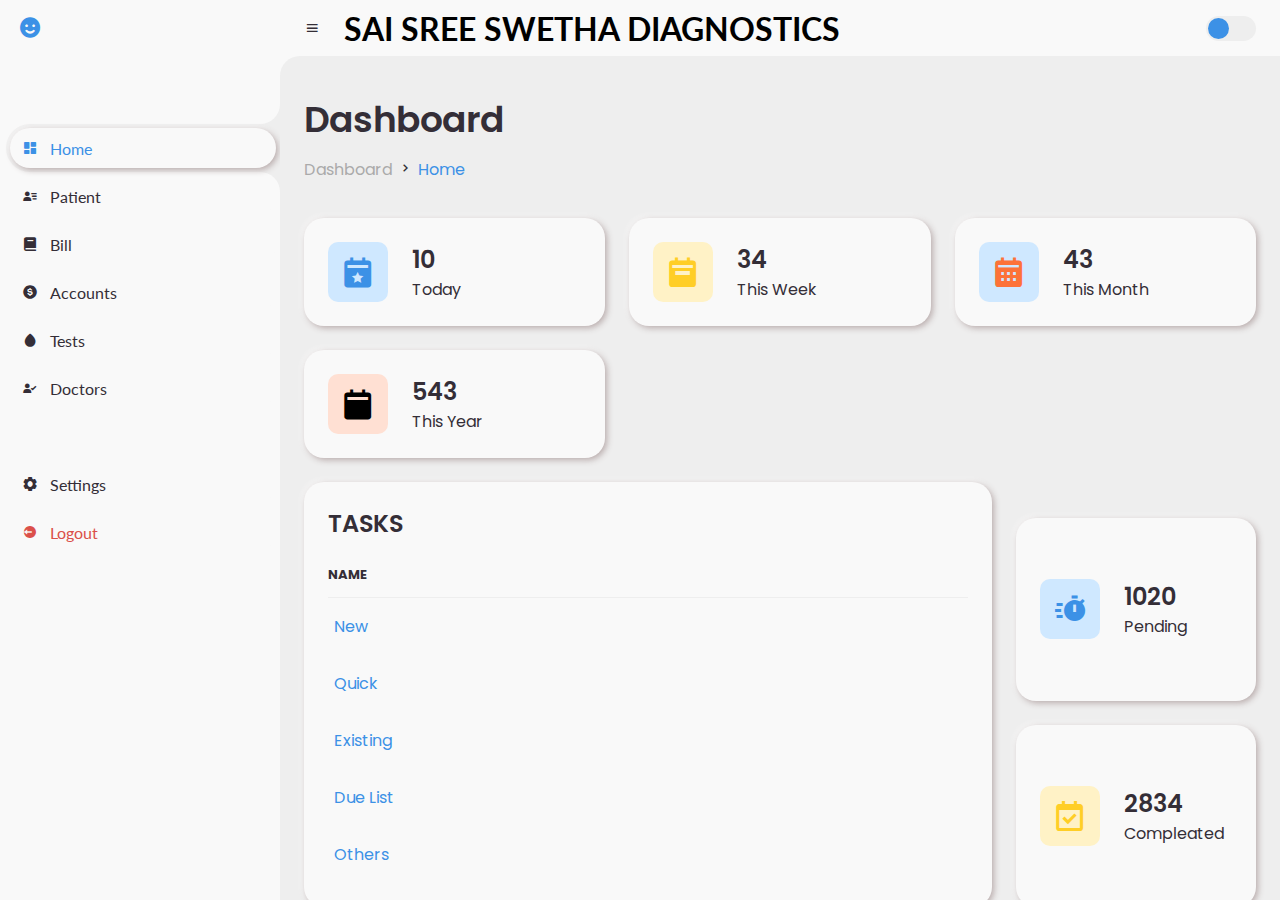
<file: index.html>
<!DOCTYPE html>
<html lang="en">
<head>
	<meta charset="UTF-8">
	<meta name="viewport" content="width=device-width, initial-scale=1.0">

	<!-- Boxicons -->
	<link href='https://unpkg.com/boxicons@2.0.9/css/boxicons.min.css' rel='stylesheet'>
	<!-- My CSS -->
	<link rel="stylesheet" href="style.css">

	<title>SSDCLabs</title>
</head>
<body>


	<!-- SIDEBAR -->
	<section id="sidebar">
		<a href="#" class="brand">
			<i class='bx bxs-smile'></i>
			<div class="text">
				<h4></h4>

			</div>
		</a>
		<ul class="side-menu top">
			<li class="active">
				<a href="index.html">
					<i class='bx bxs-dashboard' ></i>
					<span class="text">Home</span>
				</a>
			</li>
			<li>
				<a href="home/2patient.html">
					<i class='bx bxs-user-detail' ></i>
					<span class="text">Patient</span>
				</a>
			</li>
			<li>
				<a href="home/3bill.html">
					<i class='bx bxs-book' ></i>
					<span class="text">Bill</span>
				</a>
			</li>
			<li>
				<a href="home/4accounts.html">
					<i class='bx bxs-dollar-circle' ></i>
					<span class="text">Accounts</span>
				</a>
			</li>
			<li>
				<a href="home/5tests.html">
					<i class='bx bxs-droplet' ></i>
					<span class="text">Tests</span>
				</a>
			</li>
			<li>
				<a href="home/6doctors.html">
					<i class='bx bxs-user-check' ></i>
					<span class="text">Doctors</span>
				</a>
			</li>
		</ul>
		<ul class="side-menu">
			<li>
				<a href="#">
					<i class='bx bxs-cog' ></i>
					<span class="text">Settings</span>
				</a>
			</li>
			<li>
				<a href="#" class="logout">
					<i class='bx bxs-log-out-circle' ></i>
					<span class="text">Logout</span>
				</a>
			</li>
		</ul>
	</section>
	<!-- SIDEBAR -->



	<!-- CONTENT -->
	<div id="content">
		<!-- NAVBAR -->
		<nav>
			<i class='bx bx-menu' ></i>
			<form action="#">
				<div class="form-input">
					<h1>SAI SREE SWETHA DIAGNOSTICS</h1>
					<button type="submit" ><i class='bx' ></i></button>
				</div>
			</form>
			<input type="checkbox" id="switch-mode" hidden>
			<label for="switch-mode" class="switch-mode"></label>
		
		</nav>
		<!-- NAVBAR -->

		<!-- MAIN -->
		<main>
			<div class="head-title">
				<div class="left">
					<h1>Dashboard</h1>
					<ul class="breadcrumb">
						<li>
						<a href="#">Dashboard</a>
						</li>
						<li><i class='bx bx-chevron-right' ></i></li>
						<li>
							<a class="active" href="index.html">Home</a>
						</li>
					</ul>
				</div>
				
			</div>

			<ul class="box-info">
				<li>
					<i class='bx bxs-calendar-star' ></i>
					<div class="text">
						<h3>10</h3>
						<p>Today</p>
					</div>
				</li>
				<li>
					<i class='bx bxs-calendar-week' ></i>
					<div class="text">
						<h3>34</h3>
						<p>This Week</p>
					</div>
				</li>
				<li>
					<i class='bx bxs-calendar' ></i>
					<div class="text">
						<h3>43</h3>
						<p>This Month</p>
					</div>
				</li>

				<li>
					<i class='bx bxs-calendar-alt' ></i>
					<div class="text">
						<h3>543</h3>
						<p>This Year</p>
					</div>
				</li>
			</ul>


			<div class="table-data">
				<div class="order">
					<div class="head">
						<h3>TASKS</h3>
						
					</div>
					<table>
						<thead>
							<tr>
								<th>NAME</th>
							
							</tr>
						</thead>
						<tbody>
							<tr>
								<td>
									<a href="home/sub tasks/1new.html">New</a>
								</td>
								
							</tr>
							<tr>
								<td>
									<a href="home/sub tasks/2quick.html">Quick</a>
								</td>
								
							</tr>
							<tr>
								<td>
									<a href="home/sub tasks/3exiisting.html">Existing</a>
								</td>
								
							</tr>
							<tr>
								<td>
									<a href="home/sub tasks/4due list.html">Due List</a>
								</td>
								
							</tr>
							<tr>
								<td>
									<a href="#">Others</a>
								</td>
								
							</tr>
							
							
						</tbody>
					</table>
				</div>
				
					<ul class="box-info">
						<li>
							<i class='bx bxs-timer'  ></i>
							<div class="text">
								<h3>1020</h3>
								<p>Pending</p>
							</div>
						</li>
						<li>
							<i class='bx bx-calendar-check' ></i>
							<div class="text">
								<h3>2834</h3>
								<p>Compleated</p>
							</div>
						</li>
					</ul>	
			    
					
				
			</div>
		</main>
		<!-- MAIN -->
	</div>
	<!-- CONTENT -->
	

	<script src="script.js"></script>
</body>
</html>
</file>
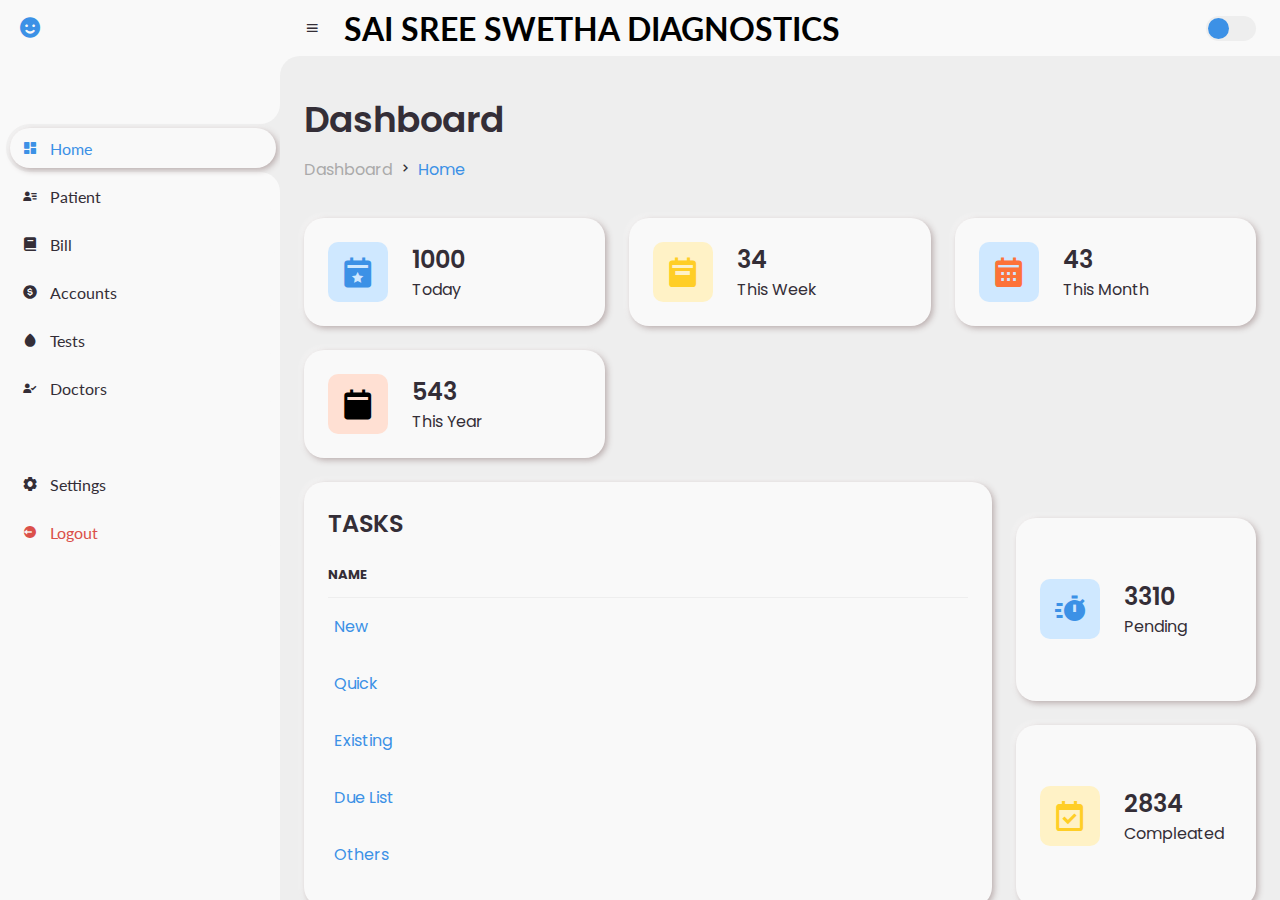
<file: .github/workflows/index.html>
<!DOCTYPE html>
<html lang="en">
<head>
	<meta charset="UTF-8">
	<meta name="viewport" content="width=device-width, initial-scale=1.0">

	<!-- Boxicons -->
	<link href='https://unpkg.com/boxicons@2.0.9/css/boxicons.min.css' rel='stylesheet'>
	<!-- My CSS -->
	<link rel="stylesheet" href="style.css">

	<title>SSDCLabs</title>
</head>
<body>


	<!-- SIDEBAR -->
	<section id="sidebar">
		<a href="#" class="brand">
			<i class='bx bxs-smile'></i>
			<div class="text">
				<h4></h4>

			</div>
		</a>
		<ul class="side-menu top">
			<li class="active">
				<a href="index.html">
					<i class='bx bxs-dashboard' ></i>
					<span class="text">Home</span>
				</a>
			</li>
			<li>
				<a href="home/2patient.html">
					<i class='bx bxs-user-detail' ></i>
					<span class="text">Patient</span>
				</a>
			</li>
			<li>
				<a href="home/3bill.html">
					<i class='bx bxs-book' ></i>
					<span class="text">Bill</span>
				</a>
			</li>
			<li>
				<a href="home/4accounts.html">
					<i class='bx bxs-dollar-circle' ></i>
					<span class="text">Accounts</span>
				</a>
			</li>
			<li>
				<a href="home/5tests.html">
					<i class='bx bxs-droplet' ></i>
					<span class="text">Tests</span>
				</a>
			</li>
			<li>
				<a href="home/6doctors.html">
					<i class='bx bxs-user-check' ></i>
					<span class="text">Doctors</span>
				</a>
			</li>
		</ul>
		<ul class="side-menu">
			<li>
				<a href="#">
					<i class='bx bxs-cog' ></i>
					<span class="text">Settings</span>
				</a>
			</li>
			<li>
				<a href="#" class="logout">
					<i class='bx bxs-log-out-circle' ></i>
					<span class="text">Logout</span>
				</a>
			</li>
		</ul>
	</section>
	<!-- SIDEBAR -->



	<!-- CONTENT -->
	<div id="content">
		<!-- NAVBAR -->
		<nav>
			<i class='bx bx-menu' ></i>
			<form action="#">
				<div class="form-input">
					<h1>SAI SREE SWETHA DIAGNOSTICS</h1>
					<button type="submit" ><i class='bx' ></i></button>
				</div>
			</form>
			<input type="checkbox" id="switch-mode" hidden>
			<label for="switch-mode" class="switch-mode"></label>
		
		</nav>
		<!-- NAVBAR -->

		<!-- MAIN -->
		<main>
			<div class="head-title">
				<div class="left">
					<h1>Dashboard</h1>
					<ul class="breadcrumb">
						<li>
						<a href="#">Dashboard</a>
						</li>
						<li><i class='bx bx-chevron-right' ></i></li>
						<li>
							<a class="active" href="index.html">Home</a>
						</li>
					</ul>
				</div>
				
			</div>

			<ul class="box-info">
				<li>
					<i class='bx bxs-calendar-star' ></i>
					<div class="text">
						<h3>1000</h3>
						<p>Today</p>
					</div>
				</li>
				<li>
					<i class='bx bxs-calendar-week' ></i>
					<div class="text">
						<h3>34</h3>
						<p>This Week</p>
					</div>
				</li>
				<li>
					<i class='bx bxs-calendar' ></i>
					<div class="text">
						<h3>43</h3>
						<p>This Month</p>
					</div>
				</li>

				<li>
					<i class='bx bxs-calendar-alt' ></i>
					<div class="text">
						<h3>543</h3>
						<p>This Year</p>
					</div>
				</li>
			</ul>


			<div class="table-data">
				<div class="order">
					<div class="head">
						<h3>TASKS</h3>
						
					</div>
					<table>
						<thead>
							<tr>
								<th>NAME</th>
							
							</tr>
						</thead>
						<tbody>
							<tr>
								<td>
									<a href="home/sub tasks/1new.html">New</a>
								</td>
								
							</tr>
							<tr>
								<td>
									<a href="home/sub tasks/2quick.html">Quick</a>
								</td>
								
							</tr>
							<tr>
								<td>
									<a href="home/sub tasks/3exiisting.html">Existing</a>
								</td>
								
							</tr>
							<tr>
								<td>
									<a href="home/sub tasks/4due list.html">Due List</a>
								</td>
								
							</tr>
							<tr>
								<td>
									<a href="#">Others</a>
								</td>
								
							</tr>
							
							
						</tbody>
					</table>
				</div>
				
					<ul class="box-info">
						<li>
							<i class='bx bxs-timer'  ></i>
							<div class="text">
								<h3>3310</h3>
								<p>Pending</p>
							</div>
						</li>
						<li>
							<i class='bx bx-calendar-check' ></i>
							<div class="text">
								<h3>2834</h3>
								<p>Compleated</p>
							</div>
						</li>
					</ul>	
			    
					
				
			</div>
		</main>
		<!-- MAIN -->
	</div>
	<!-- CONTENT -->
	

	<script src="script.js"></script>
</body>
</html>
</file>
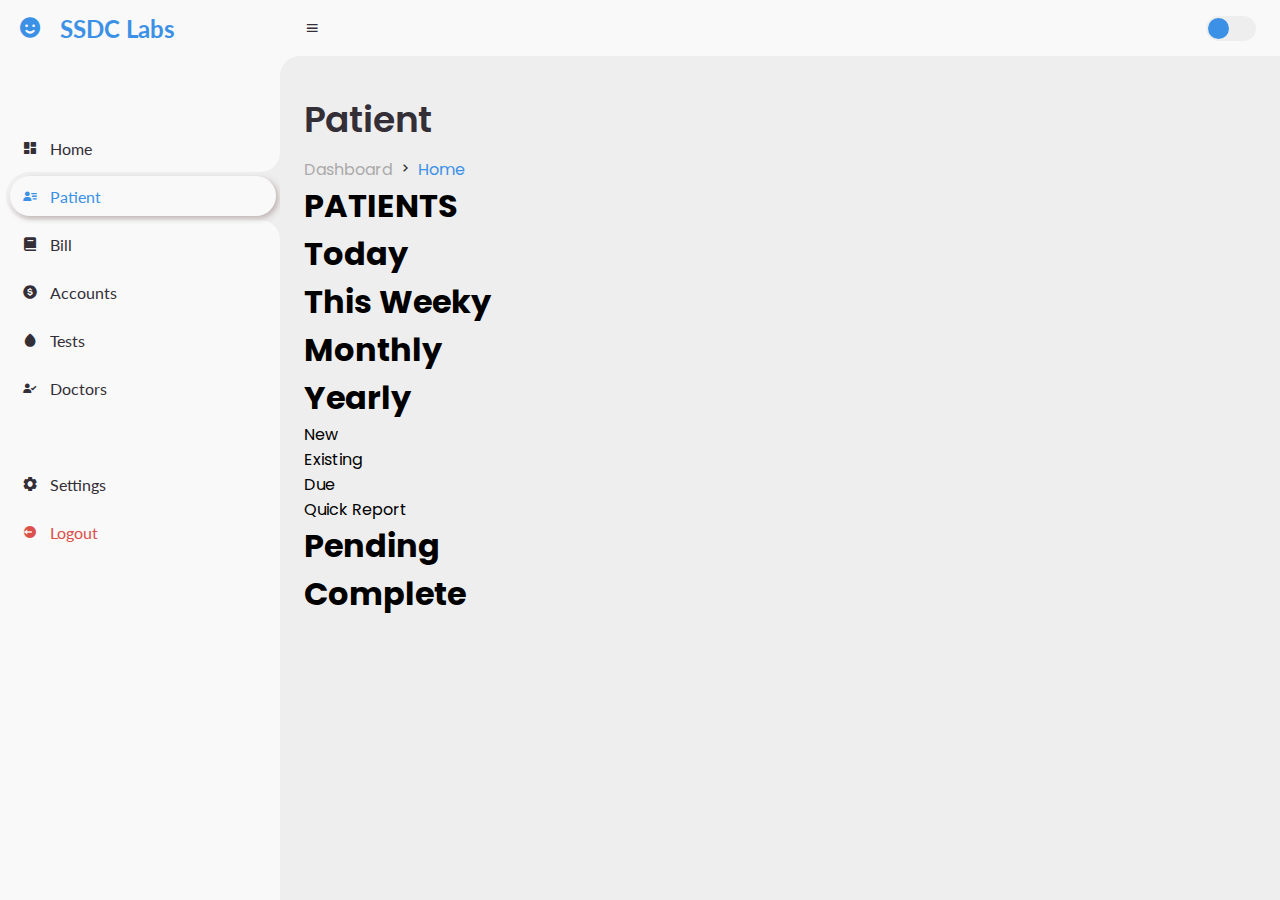
<file: home/2patient.html>
<!DOCTYPE html>
<html lang="en">
<head>
	<meta charset="UTF-8">
	<meta name="viewport" content="width=device-width, initial-scale=1.0">

	<!-- Boxicons -->
	<link href='https://unpkg.com/boxicons@2.0.9/css/boxicons.min.css' rel='stylesheet'>
	<!-- My CSS -->
	<link rel="stylesheet" href="../style.css">

	<title>AdminHub</title>
</head>
<body>


	<!-- SIDEBAR -->
	<section id="sidebar">
		<a href="#" class="brand">
			<i class='bx bxs-smile'></i>
			<div class="text">
				<h4>SSDC Labs</h4>

			</div>
		</a>
		<ul class="side-menu top">
			<li>
				<a href="../index.html">
					<i class='bx bxs-dashboard' ></i>
					<span class="text">Home</span>
				</a>
			</li>
			<li class="active">
				<a href="2patient.html">
					<i class='bx bxs-user-detail' ></i>
					<span class="text">Patient</span>
				</a>
			</li>
			<li>
				<a href="3bill.html">
					<i class='bx bxs-book' ></i>
					<span class="text">Bill</span>
				</a>
			</li>
			<li>
				<a href="4accounts.html">
					<i class='bx bxs-dollar-circle' ></i>
					<span class="text">Accounts</span>
				</a>
			</li>
			<li>
				<a href="5tests.html">
					<i class='bx bxs-droplet' ></i>
					<span class="text">Tests</span>
				</a>
			</li>
			<li>
				<a href="6doctors.html">
					<i class='bx bxs-user-check' ></i>
					<span class="text">Doctors</span>
				</a>
			</li>
		</ul>
		<ul class="side-menu">
			<li>
				<a href="#">
					<i class='bx bxs-cog' ></i>
					<span class="text">Settings</span>
				</a>
			</li>
			<li>
				<a href="#" class="logout">
					<i class='bx bxs-log-out-circle' ></i>
					<span class="text">Logout</span>
				</a>
			</li>
		</ul>
	</section>
	<!-- SIDEBAR -->



	<!-- CONTENT -->
	<div id="content">
		<!-- NAVBAR -->
		<nav>
			<i class='bx bx-menu' ></i>
			<form action="#">
				<div class="form-input">
					<button type="submit" ><i class='bx' ></i></button>
				</div>
			</form>
			<input type="checkbox" id="switch-mode" hidden>
			<label for="switch-mode" class="switch-mode"></label>
		
		</nav>
		<!-- NAVBAR -->

		<!-- MAIN -->
		<main>
			<div class="head-title">
				<div class="left">
					<h1>Patient</h1>
					<ul class="breadcrumb">
						<li>
						<a href="#">Dashboard</a>
						</li>
						<li><i class='bx bx-chevron-right' ></i></li>
						<li>
							<a class="active" href="index.html">Home</a>
						</li>
					</ul>
				</div>
				
			</div>
			
			<div class="container">   
      
      
				<h1>PATIENTS</h1>
			   
				<div class="Today">
				  <h1>Today</h1>
					
				</div>          
				<div class="Thisweek">
				  <h1>This Weeky</h1>
		
					
				</div>          
				<div class="Monthly">
				  <h1>Monthly</h1>
		
					
				</div>          
				<div class="Yearly">
				  <h1>Yearly</h1>
		
					
				</div>  
				
				
				<div class="freq">
				  <ul style="list-style-type: circle ;">
					<li>New</li>
					<li>Existing</li>
					<li>Due</li>
					<li>Quick Report</li>
				  </ul>
					
				</div>  
				 <div class="Pending">
				  <h1>Pending</h1>  
				  </div>
		
				<div class="complete">
				  <h1>Complete</h1>  
				  </div>      
					
						 
			</div>

			
		</main>
		<!-- MAIN -->
	</div>
	<!-- CONTENT -->
	

	<script src="../script.js"></script>
</body>
</html>
</file>
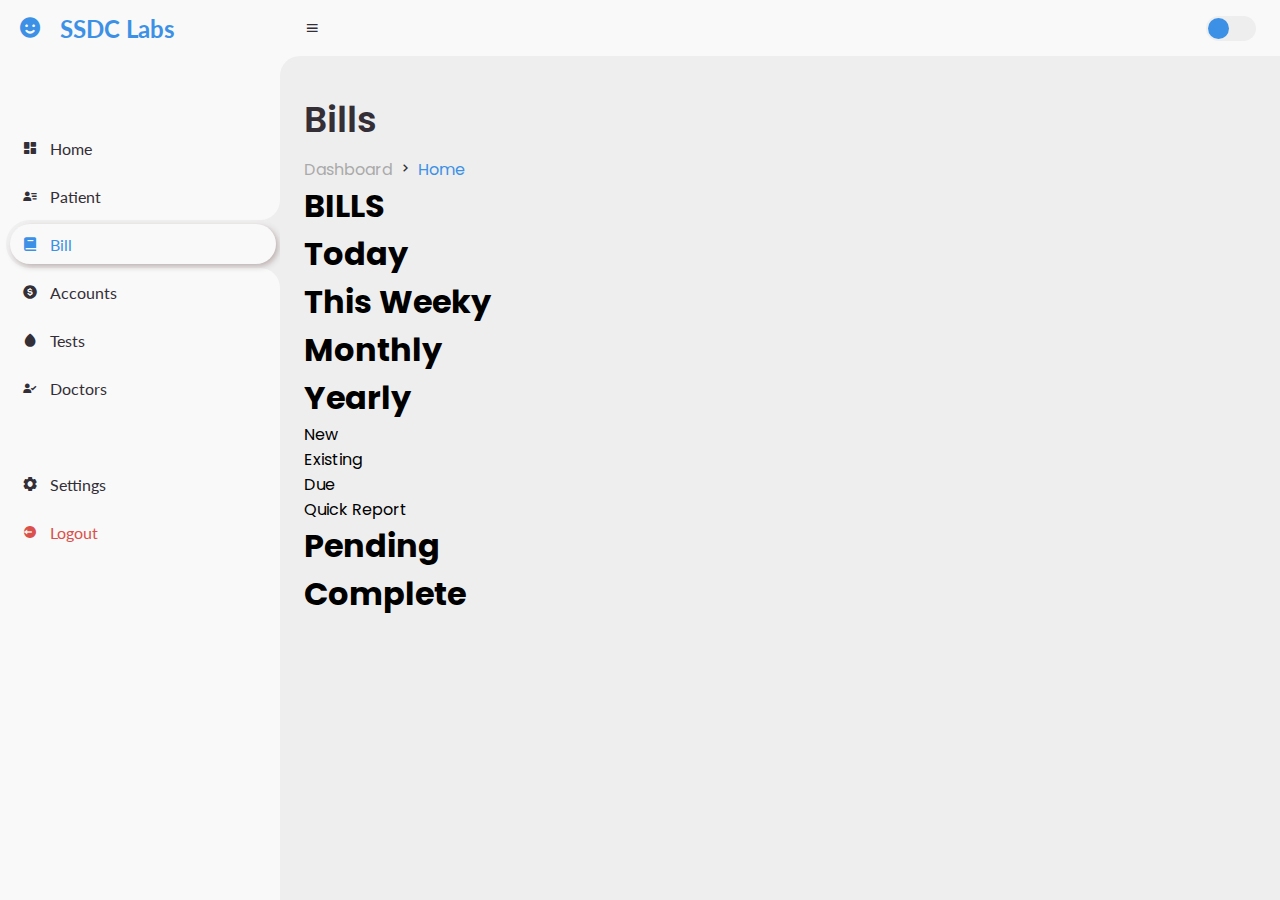
<file: home/3bill.html>
<!DOCTYPE html>
<html lang="en">
<head>
	<meta charset="UTF-8">
	<meta name="viewport" content="width=device-width, initial-scale=1.0">

	<!-- Boxicons -->
	<link href='https://unpkg.com/boxicons@2.0.9/css/boxicons.min.css' rel='stylesheet'>
	<!-- My CSS -->
	<link rel="stylesheet" href="../style.css">

	<title>AdminHub</title>
</head>
<body>


	<!-- SIDEBAR -->
	<section id="sidebar">
		<a href="#" class="brand">
			<i class='bx bxs-smile'></i>
			<div class="text">
				<h4>SSDC Labs</h4>

			</div>
		</a>
		<ul class="side-menu top">
			<li>
				<a href="../index.html">
					<i class='bx bxs-dashboard' ></i>
					<span class="text">Home</span>
				</a>
			</li>
			<li >
				<a href="2patient.html">
					<i class='bx bxs-user-detail' ></i>
					<span class="text">Patient</span>
				</a>
			</li>
			<li class="active">
				<a href="3bill.html">
					<i class='bx bxs-book' ></i>
					<span class="text">Bill</span>
				</a>
			</li>
			<li>
				<a href="4accounts.html">
					<i class='bx bxs-dollar-circle' ></i>
					<span class="text">Accounts</span>
				</a>
			</li>
			<li>
				<a href="5tests.html">
					<i class='bx bxs-droplet' ></i>
					<span class="text">Tests</span>
				</a>
			</li>
			<li>
				<a href="6doctors.html">
					<i class='bx bxs-user-check' ></i>
					<span class="text">Doctors</span>
				</a>
			</li>
		</ul>
		<ul class="side-menu">
			<li>
				<a href="#">
					<i class='bx bxs-cog' ></i>
					<span class="text">Settings</span>
				</a>
			</li>
			<li>
				<a href="#" class="logout">
					<i class='bx bxs-log-out-circle' ></i>
					<span class="text">Logout</span>
				</a>
			</li>
		</ul>
	</section>
	<!-- SIDEBAR -->



	<!-- CONTENT -->
	<div id="content">
		<!-- NAVBAR -->
		<nav>
			<i class='bx bx-menu' ></i>
			<form action="#">
				<div class="form-input">
					<button type="submit" ><i class='bx' ></i></button>
				</div>
			</form>
			<input type="checkbox" id="switch-mode" hidden>
			<label for="switch-mode" class="switch-mode"></label>
		
		</nav>
		<!-- NAVBAR -->

		<!-- MAIN -->
		<main>
			<div class="head-title">
				<div class="left">
					<h1>Bills</h1>
					<ul class="breadcrumb">
						<li>
						<a href="#">Dashboard</a>
						</li>
						<li><i class='bx bx-chevron-right' ></i></li>
						<li>
							<a class="active" href="index.html">Home</a>
						</li>
					</ul>
				</div>
				
			</div>
			
			<div class="container">   
      
      
				<h1>BILLS</h1>
			   
				<div class="Today">
				  <h1>Today</h1>
					
				</div>          
				<div class="Thisweek">
				  <h1>This Weeky</h1>
		
					
				</div>          
				<div class="Monthly">
				  <h1>Monthly</h1>
		
					
				</div>          
				<div class="Yearly">
				  <h1>Yearly</h1>
		
					
				</div>  
				
				
				<div class="freq">
				  <ul style="list-style-type: circle ;">
					<li>New</li>
					<li>Existing</li>
					<li>Due</li>
					<li>Quick Report</li>
				  </ul>
					
				</div>  
				 <div class="Pending">
				  <h1>Pending</h1>  
				  </div>
		
				<div class="complete">
				  <h1>Complete</h1>  
				  </div>      
					
						 
			</div>

			
		</main>
		<!-- MAIN -->
	</div>
	<!-- CONTENT -->
	

	<script src="../script.js"></script>
</body>
</html>
</file>
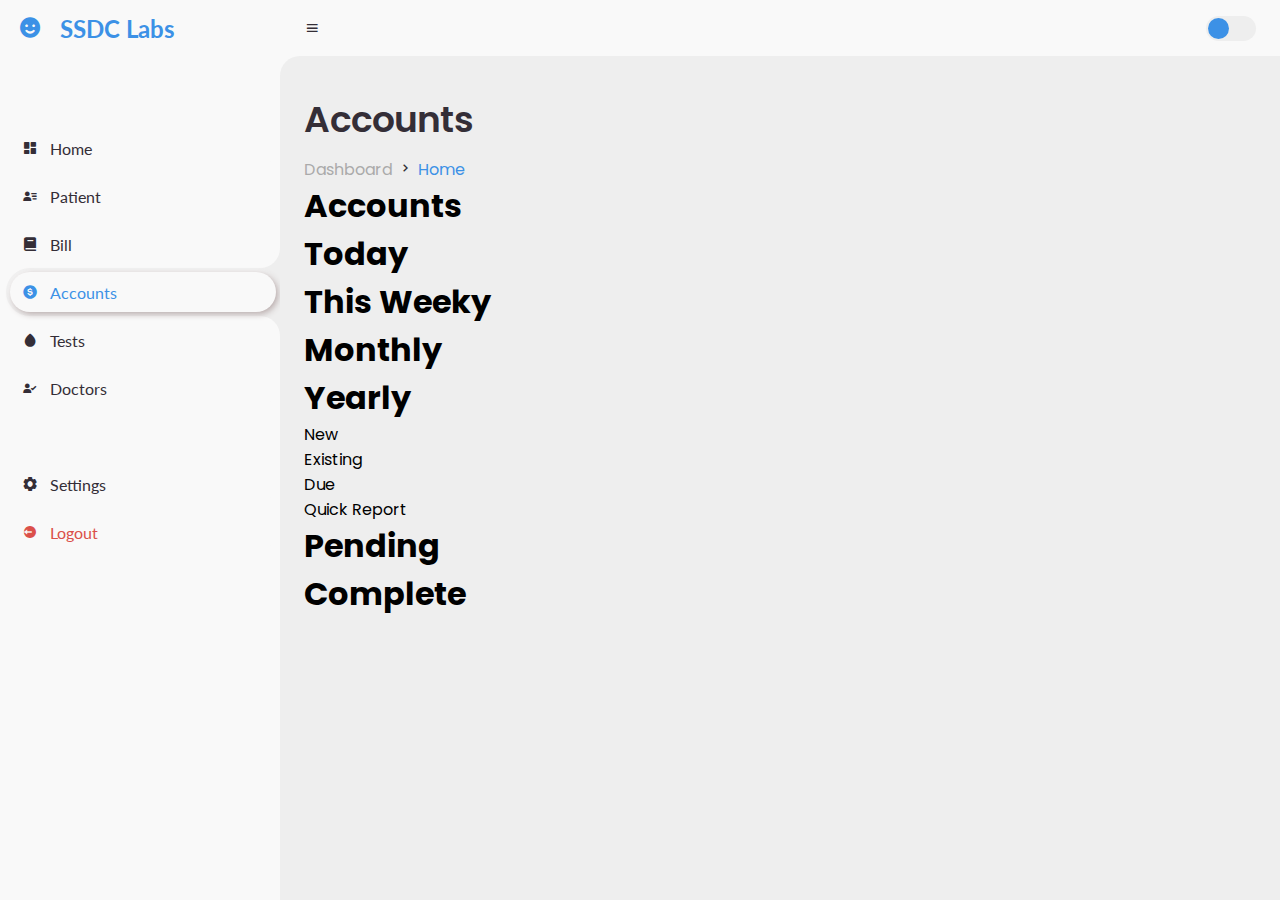
<file: home/4accounts.html>
<!DOCTYPE html>
<html lang="en">
<head>
	<meta charset="UTF-8">
	<meta name="viewport" content="width=device-width, initial-scale=1.0">

	<!-- Boxicons -->
	<link href='https://unpkg.com/boxicons@2.0.9/css/boxicons.min.css' rel='stylesheet'>
	<!-- My CSS -->
	<link rel="stylesheet" href="../style.css">

	<title>AdminHub</title>
</head>
<body>


	<!-- SIDEBAR -->
	<section id="sidebar">
		<a href="#" class="brand">
			<i class='bx bxs-smile'></i>
			<div class="text">
				<h4>SSDC Labs</h4>

			</div>
		</a>
		<ul class="side-menu top">
			<li>
				<a href="../index.html">
					<i class='bx bxs-dashboard' ></i>
					<span class="text">Home</span>
				</a>
			</li>
			<li >
				<a href="2patient.html">
					<i class='bx bxs-user-detail' ></i>
					<span class="text">Patient</span>
				</a>
			</li>
			<li>
				<a href="3bill.html">
					<i class='bx bxs-book' ></i>
					<span class="text">Bill</span>
				</a>
			</li>
			<li class="active">
				<a href="4accounts.html">
					<i class='bx bxs-dollar-circle' ></i>
					<span class="text">Accounts</span>
				</a>
			</li>
			<li>
				<a href="5tests.html">
					<i class='bx bxs-droplet' ></i>
					<span class="text">Tests</span>
				</a>
			</li>
			<li>
				<a href="6doctors.html">
					<i class='bx bxs-user-check' ></i>
					<span class="text">Doctors</span>
				</a>
			</li>
		</ul>
		<ul class="side-menu">
			<li>
				<a href="#">
					<i class='bx bxs-cog' ></i>
					<span class="text">Settings</span>
				</a>
			</li>
			<li>
				<a href="#" class="logout">
					<i class='bx bxs-log-out-circle' ></i>
					<span class="text">Logout</span>
				</a>
			</li>
		</ul>
	</section>
	<!-- SIDEBAR -->



	<!-- CONTENT -->
	<div id="content">
		<!-- NAVBAR -->
		<nav>
			<i class='bx bx-menu' ></i>
			<form action="#">
				<div class="form-input">
					<button type="submit" ><i class='bx' ></i></button>
				</div>
			</form>
			<input type="checkbox" id="switch-mode" hidden>
			<label for="switch-mode" class="switch-mode"></label>
		
		</nav>
		<!-- NAVBAR -->

		<!-- MAIN -->
		<main>
			<div class="head-title">
				<div class="left">
					<h1>Accounts</h1>
					<ul class="breadcrumb">
						<li>
						<a href="#">Dashboard</a>
						</li>
						<li><i class='bx bx-chevron-right' ></i></li>
						<li>
							<a class="active" href="index.html">Home</a>
						</li>
					</ul>
				</div>
				
			</div>
			
			<div class="container">   
      
      
				<h1>Accounts</h1>
			   
				<div class="Today">
				  <h1>Today</h1>
					
				</div>          
				<div class="Thisweek">
				  <h1>This Weeky</h1>
		
					
				</div>          
				<div class="Monthly">
				  <h1>Monthly</h1>
		
					
				</div>          
				<div class="Yearly">
				  <h1>Yearly</h1>
		
					
				</div>  
				
				
				<div class="freq">
				  <ul style="list-style-type: circle ;">
					<li>New</li>
					<li>Existing</li>
					<li>Due</li>
					<li>Quick Report</li>
				  </ul>
					
				</div>  
				 <div class="Pending">
				  <h1>Pending</h1>  
				  </div>
		
				<div class="complete">
				  <h1>Complete</h1>  
				  </div>      
					
						 
			</div>

			
		</main>
		<!-- MAIN -->
	</div>
	<!-- CONTENT -->
	

	<script src="../script.js"></script>
</body>
</html>
</file>
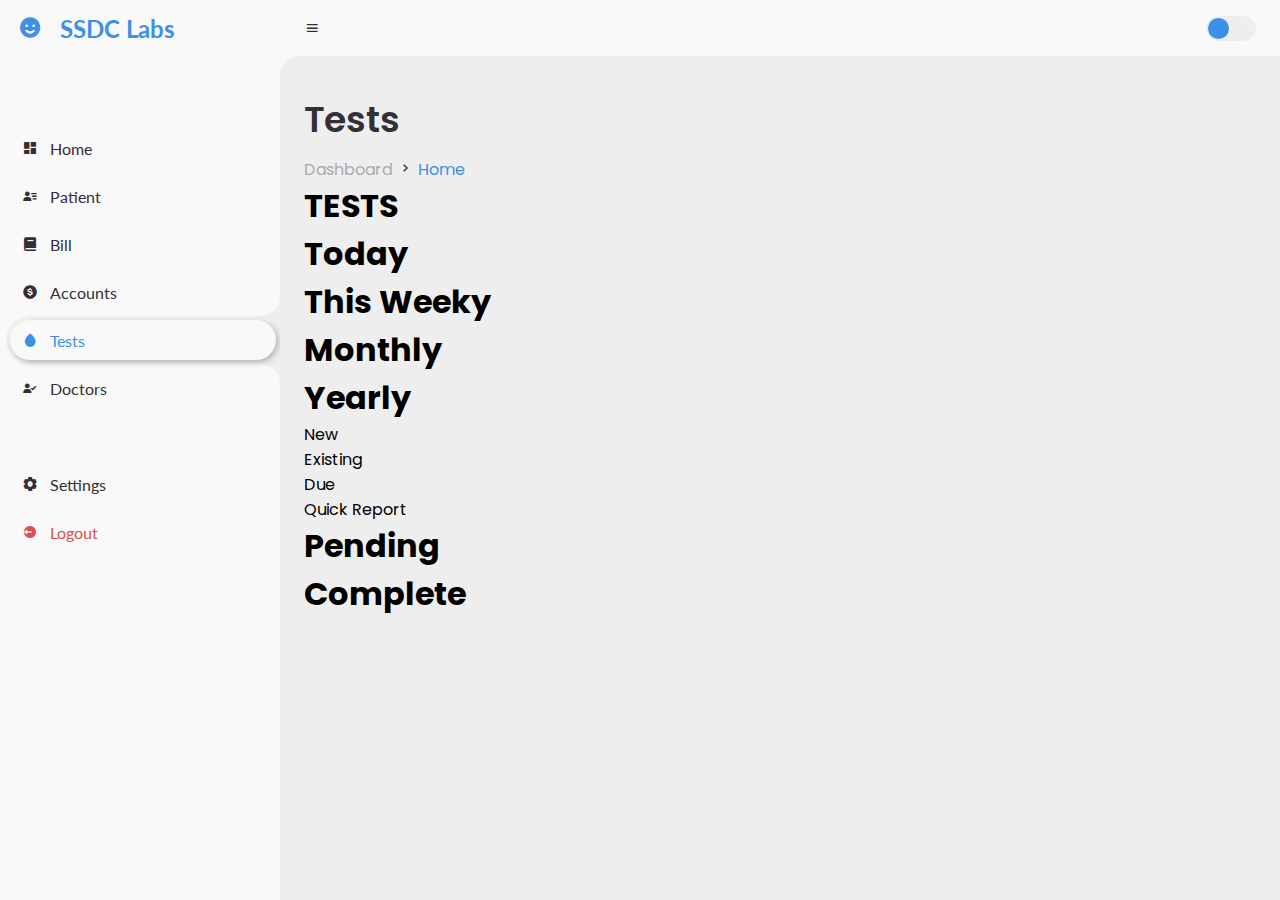
<file: home/5tests.html>
<!DOCTYPE html>
<html lang="en">
<head>
	<meta charset="UTF-8">
	<meta name="viewport" content="width=device-width, initial-scale=1.0">

	<!-- Boxicons -->
	<link href='https://unpkg.com/boxicons@2.0.9/css/boxicons.min.css' rel='stylesheet'>
	<!-- My CSS -->
	<link rel="stylesheet" href="../style.css">

	<title>AdminHub</title>
</head>
<body>


	<!-- SIDEBAR -->
	<section id="sidebar">
		<a href="#" class="brand">
			<i class='bx bxs-smile'></i>
			<div class="text">
				<h4>SSDC Labs</h4>

			</div>
		</a>
		<ul class="side-menu top">
			<li>
				<a href="../index.html">
					<i class='bx bxs-dashboard' ></i>
					<span class="text">Home</span>
				</a>
			</li>
			<li>
				<a href="2patient.html">
					<i class='bx bxs-user-detail' ></i>
					<span class="text">Patient</span>
				</a>
			</li>
			<li>
				<a href="3bill.html">
					<i class='bx bxs-book' ></i>
					<span class="text">Bill</span>
				</a>
			</li>
			<li>
				<a href="4accounts.html">
					<i class='bx bxs-dollar-circle' ></i>
					<span class="text">Accounts</span>
				</a>
			</li>
			<li class="active">
				<a href="5tests.html">
					<i class='bx bxs-droplet' ></i>
					<span class="text">Tests</span>
				</a>
			</li>
			<li>
				<a href="6doctors.html">
					<i class='bx bxs-user-check' ></i>
					<span class="text">Doctors</span>
				</a>
			</li>
		</ul>
		<ul class="side-menu">
			<li>
				<a href="#">
					<i class='bx bxs-cog' ></i>
					<span class="text">Settings</span>
				</a>
			</li>
			<li>
				<a href="#" class="logout">
					<i class='bx bxs-log-out-circle' ></i>
					<span class="text">Logout</span>
				</a>
			</li>
		</ul>
	</section>
	<!-- SIDEBAR -->



	<!-- CONTENT -->
	<div id="content">
		<!-- NAVBAR -->
		<nav>
			<i class='bx bx-menu' ></i>
			<form action="#">
				<div class="form-input">
					<button type="submit" ><i class='bx' ></i></button>
				</div>
			</form>
			<input type="checkbox" id="switch-mode" hidden>
			<label for="switch-mode" class="switch-mode"></label>
		
		</nav>
		<!-- NAVBAR -->

		<!-- MAIN -->
		<main>
			<div class="head-title">
				<div class="left">
					<h1>Tests</h1>
					<ul class="breadcrumb">
						<li>
						<a href="#">Dashboard</a>
						</li>
						<li><i class='bx bx-chevron-right' ></i></li>
						<li>
							<a class="active" href="index.html">Home</a>
						</li>
					</ul>
				</div>
				
			</div>
			
			<div class="container">   
      
      
				<h1>TESTS</h1>
			   
				<div class="Today">
				  <h1>Today</h1>
					
				</div>          
				<div class="Thisweek">
				  <h1>This Weeky</h1>
		
					
				</div>          
				<div class="Monthly">
				  <h1>Monthly</h1>
		
					
				</div>          
				<div class="Yearly">
				  <h1>Yearly</h1>
		
					
				</div>  
				
				
				<div class="freq">
				  <ul style="list-style-type: circle ;">
					<li>New</li>
					<li>Existing</li>
					<li>Due</li>
					<li>Quick Report</li>
				  </ul>
					
				</div>  
				 <div class="Pending">
				  <h1>Pending</h1>  
				  </div>
		
				<div class="complete">
				  <h1>Complete</h1>  
				  </div>      
					
						 
			</div>

			
		</main>
		<!-- MAIN -->
	</div>
	<!-- CONTENT -->
	

	<script src="../script.js"></script>
</body>
</html>
</file>
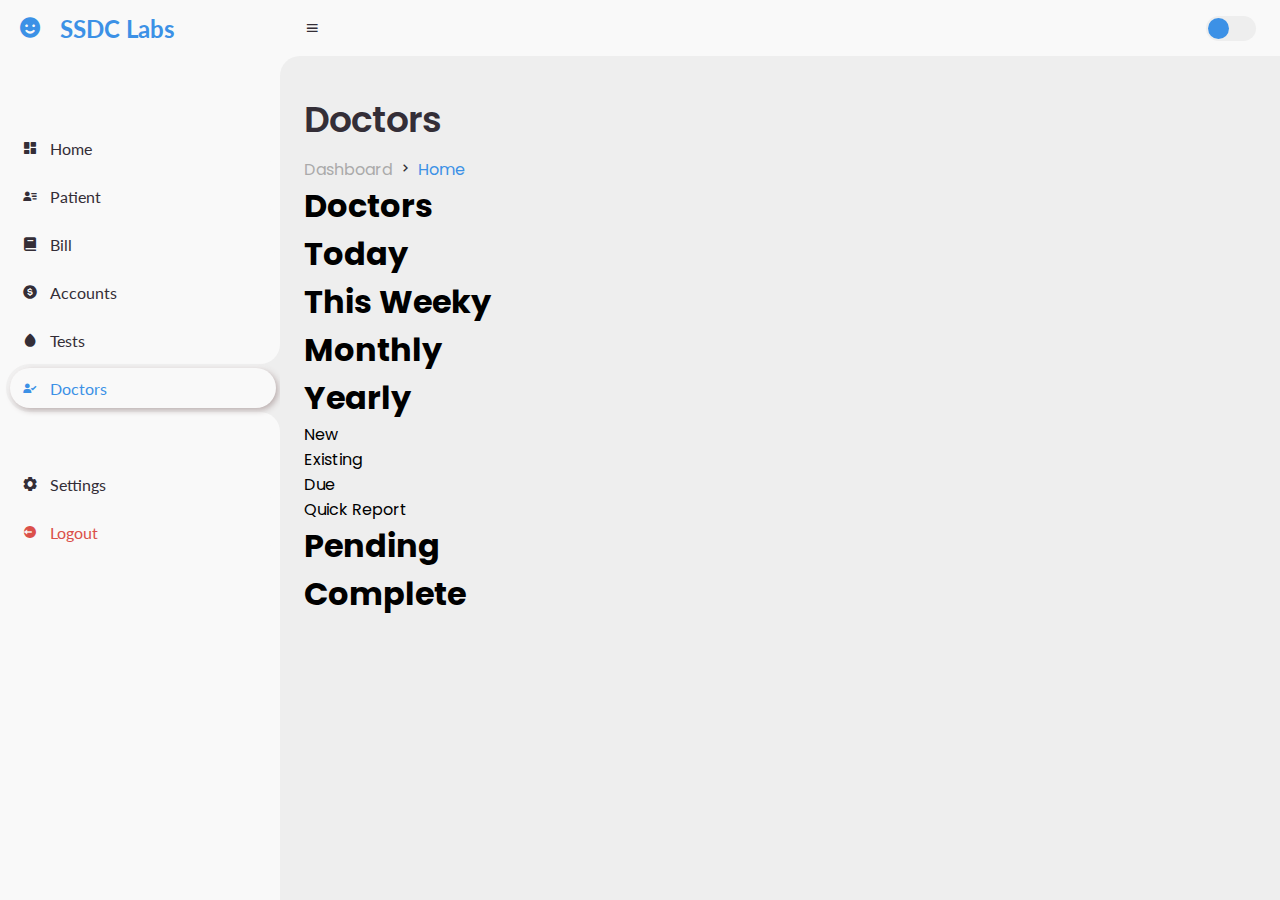
<file: home/6doctors.html>
<!DOCTYPE html>
<html lang="en">
<head>
	<meta charset="UTF-8">
	<meta name="viewport" content="width=device-width, initial-scale=1.0">

	<!-- Boxicons -->
	<link href='https://unpkg.com/boxicons@2.0.9/css/boxicons.min.css' rel='stylesheet'>
	<!-- My CSS -->
	<link rel="stylesheet" href="../style.css">

	<title>AdminHub</title>
</head>
<body>


	<!-- SIDEBAR -->
	<section id="sidebar">
		<a href="#" class="brand">
			<i class='bx bxs-smile'></i>
			<div class="text">
				<h4>SSDC Labs</h4>

			</div>
		</a>
		<ul class="side-menu top">
			<li>
				<a href="../index.html">
					<i class='bx bxs-dashboard' ></i>
					<span class="text">Home</span>
				</a>
			</li>
			<li>
				<a href="2patient.html">
					<i class='bx bxs-user-detail' ></i>
					<span class="text">Patient</span>
				</a>
			</li>
			<li>
				<a href="3bill.html">
					<i class='bx bxs-book' ></i>
					<span class="text">Bill</span>
				</a>
			</li>
			<li>
				<a href="4accounts.html">
					<i class='bx bxs-dollar-circle' ></i>
					<span class="text">Accounts</span>
				</a>
			</li>
			<li>
				<a href="5tests.html">
					<i class='bx bxs-droplet' ></i>
					<span class="text">Tests</span>
				</a>
			</li>
			<li class="active">
				<a href="6doctors.html">
					<i class='bx bxs-user-check' ></i>
					<span class="text">Doctors</span>
				</a>
			</li>
		</ul>
		<ul class="side-menu">
			<li>
				<a href="#">
					<i class='bx bxs-cog' ></i>
					<span class="text">Settings</span>
				</a>
			</li>
			<li>
				<a href="#" class="logout">
					<i class='bx bxs-log-out-circle' ></i>
					<span class="text">Logout</span>
				</a>
			</li>
		</ul>
	</section>
	<!-- SIDEBAR -->



	<!-- CONTENT -->
	<div id="content">
		<!-- NAVBAR -->
		<nav>
			<i class='bx bx-menu' ></i>
			<form action="#">
				<div class="form-input">
					<button type="submit" ><i class='bx' ></i></button>
				</div>
			</form>
			<input type="checkbox" id="switch-mode" hidden>
			<label for="switch-mode" class="switch-mode"></label>
		
		</nav>
		<!-- NAVBAR -->

		<!-- MAIN -->
		<main>
			<div class="head-title">
				<div class="left">
					<h1>Doctors</h1>
					<ul class="breadcrumb">
						<li>
						<a href="#">Dashboard</a>
						</li>
						<li><i class='bx bx-chevron-right' ></i></li>
						<li>
							<a class="active" href="index.html">Home</a>
						</li>
					</ul>
				</div>
				
			</div>
			
			<div class="container">   
      
      
				<h1>Doctors</h1>
			   
				<div class="Today">
				  <h1>Today</h1>
					
				</div>          
				<div class="Thisweek">
				  <h1>This Weeky</h1>
		
					
				</div>          
				<div class="Monthly">
				  <h1>Monthly</h1>
		
					
				</div>          
				<div class="Yearly">
				  <h1>Yearly</h1>
		
					
				</div>  
				
				
				<div class="freq">
				  <ul style="list-style-type: circle ;">
					<li>New</li>
					<li>Existing</li>
					<li>Due</li>
					<li>Quick Report</li>
				  </ul>
					
				</div>  
				 <div class="Pending">
				  <h1>Pending</h1>  
				  </div>
		
				<div class="complete">
				  <h1>Complete</h1>  
				  </div>      
					
						 
			</div>

			
		</main>
		<!-- MAIN -->
	</div>
	<!-- CONTENT -->
	

	<script src="../script.js"></script>
</body>
</html>
</file>
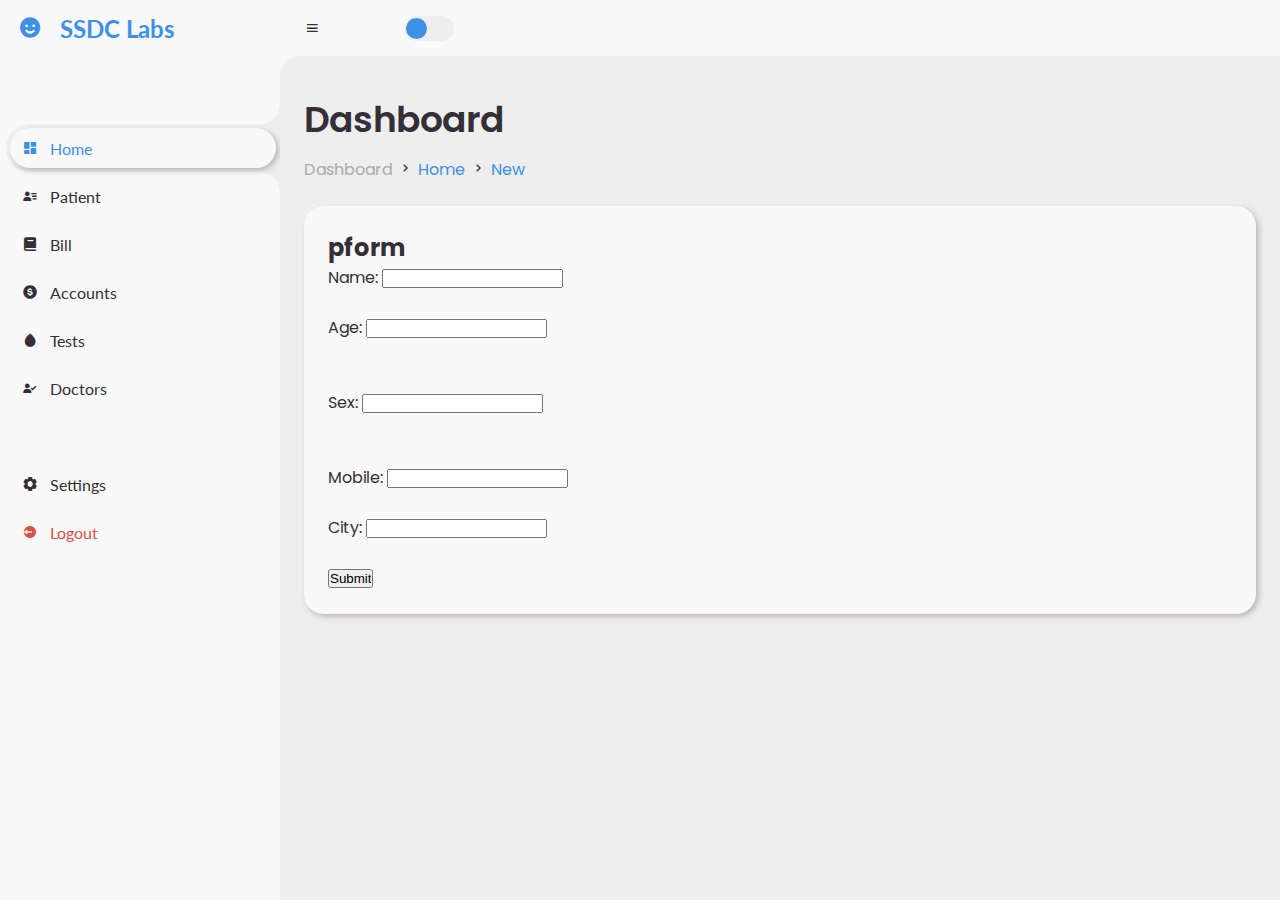
<file: home/sub tasks/1new.html>
<!DOCTYPE html>
<html lang="en">
<head>
	<meta charset="UTF-8">
	<meta name="viewport" content="width=device-width, initial-scale=1.0">

	<!-- Boxicons -->
	<link href='https://unpkg.com/boxicons@2.0.9/css/boxicons.min.css' rel='stylesheet'>
	<!-- My CSS -->
	<link rel="stylesheet" href="newstyle.css">

	<title>SSDCLabs</title>
</head>
<body>


	<!-- SIDEBAR -->
	<section id="sidebar">
		<a href="#" class="brand">
			<i class='bx bxs-smile'></i>
			<div class="text">
				<h4>SSDC Labs</h4>

			</div>
		</a>
		<ul class="side-menu top">
			<li class="active">
				<a href="../../index.html">
					<i class='bx bxs-dashboard' ></i>
					<span class="text">Home</span>
				</a>
			</li>
			<li>
				<a href="../2patient.html">
					<i class='bx bxs-user-detail' ></i>
					<span class="text">Patient</span>
				</a>
			</li>
			<li>
				<a href="../3bill.html">
					<i class='bx bxs-book' ></i>
					<span class="text">Bill</span>
				</a>
			</li>
			<li>
				<a href="../4accounts.html">
					<i class='bx bxs-dollar-circle' ></i>
					<span class="text">Accounts</span>
				</a>
			</li>
			<li>
				<a href="../5tests.html">
					<i class='bx bxs-droplet' ></i>
					<span class="text">Tests</span>
				</a>
			</li>
			<li>
				<a href="../6doctors.html">
					<i class='bx bxs-user-check' ></i>
					<span class="text">Doctors</span>
				</a>
			</li>
		</ul>
		<ul class="side-menu">
			<li>
				<a href="#">
					<i class='bx bxs-cog' ></i>
					<span class="text">Settings</span>
				</a>
			</li>
			<li>
				<a href="#" class="logout">
					<i class='bx bxs-log-out-circle' ></i>
					<span class="text">Logout</span>
				</a>
			</li>
		</ul>
	</section>
	<!-- SIDEBAR -->



	<!-- CONTENT -->
	<div id="content">
		<!-- NAVBAR -->
		<nav>
			<i class='bx bx-menu' ></i>
			<form action="#">
				<div class="form-input">
					<button type="submit" ><i class='bx' ></i></button>
				</div>
			</form>
			<input type="checkbox" id="switch-mode" hidden>
			<label for="switch-mode" class="switch-mode"></label>
		
		</nav>
		<!-- NAVBAR -->

		<!-- MAIN -->
		<main>
			<div class="head-title">
				<div class="left">
					<h1>Dashboard</h1>
					<ul class="breadcrumb">
						<li>
						<a href="#">Dashboard</a>
						</li>
						<li><i class='bx bx-chevron-right' ></i></li>
						<li>
							<a class="active" href="../../index.html">Home</a>
						</li>
						<li><i class='bx bx-chevron-right' ></i></li>
						<li>
							<a class="active" href="1new.html">New</a>
						</li>
					</ul>
				</div>
				
			</div>

			


			<div class="table-data">
				<div class="order">
					<h2>pform</h2>
					<ul>
						<li>
							<div class="text">
								<form action="new.php" method="post">
									<label for="name">Name:</label>
									<input type="text" id="name" name="name" required><br><br>
								
									<div class="form-group">
									  <label for="age">Age:</label>
									  <input type="text" id="age" name="age" required>
									</div><br><br>
								
									<div class="form-group">
									  <label for="sex">Sex:</label>
									  <input type="text" id="sex" name="sex" required>
									</div><br><br>
								
									<label for="mobile">Mobile:</label>
									<input type="tel" id="mobile" name="mobile" pattern="[0-9]{10}" required><br><br>
								
									<label for="city">City:</label>
									<input type="text" id="city" name="city" required><br><br>
								
									<input type="submit" value="Submit">
								  </form>
							</div>
						</li>
						
					</ul>	


				</div>	
				
			</div>

					</main>
		<!-- MAIN -->
	</div>
	<!-- CONTENT -->
	

	<script src="../../script.js"></script>
</body>
</html>
</file>
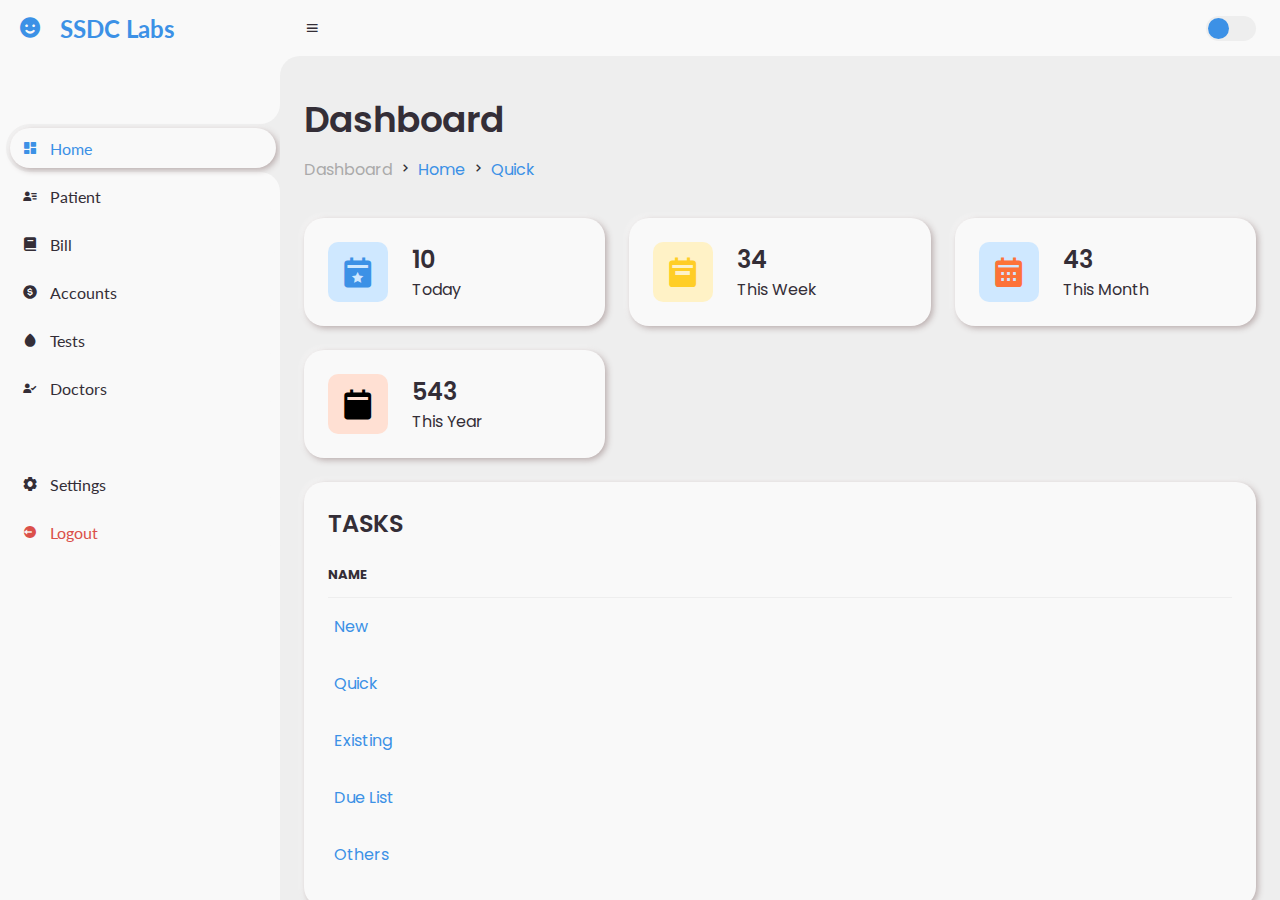
<file: home/sub tasks/2quick.html>
<!DOCTYPE html>
<html lang="en">
<head>
	<meta charset="UTF-8">
	<meta name="viewport" content="width=device-width, initial-scale=1.0">

	<!-- Boxicons -->
	<link href='https://unpkg.com/boxicons@2.0.9/css/boxicons.min.css' rel='stylesheet'>
	<!-- My CSS -->
	<link rel="stylesheet" href="../../style.css">

	<title>AdminHub</title>
</head>
<body>


	<!-- SIDEBAR -->
	<section id="sidebar">
		<a href="#" class="brand">
			<i class='bx bxs-smile'></i>
			<div class="text">
				<h4>SSDC Labs</h4>

			</div>
		</a>
		<ul class="side-menu top">
			<li class="active">
				<a href="../../index.html">
					<i class='bx bxs-dashboard' ></i>
					<span class="text">Home</span>
				</a>
			</li>
			<li>
				<a href="../2patient.html">
					<i class='bx bxs-user-detail' ></i>
					<span class="text">Patient</span>
				</a>
			</li>
			<li>
				<a href="../3bill.html">
					<i class='bx bxs-book' ></i>
					<span class="text">Bill</span>
				</a>
			</li>
			<li>
				<a href="../4accounts.html">
					<i class='bx bxs-dollar-circle' ></i>
					<span class="text">Accounts</span>
				</a>
			</li>
			<li>
				<a href="../5tests.html">
					<i class='bx bxs-droplet' ></i>
					<span class="text">Tests</span>
				</a>
			</li>
			<li>
				<a href="../6doctors.html">
					<i class='bx bxs-user-check' ></i>
					<span class="text">Doctors</span>
				</a>
			</li>
		</ul>
		<ul class="side-menu">
			<li>
				<a href="#">
					<i class='bx bxs-cog' ></i>
					<span class="text">Settings</span>
				</a>
			</li>
			<li>
				<a href="#" class="logout">
					<i class='bx bxs-log-out-circle' ></i>
					<span class="text">Logout</span>
				</a>
			</li>
		</ul>
	</section>
	<!-- SIDEBAR -->



	<!-- CONTENT -->
	<div id="content">
		<!-- NAVBAR -->
		<nav>
			<i class='bx bx-menu' ></i>
			<form action="#">
				<div class="form-input">
					<button type="submit" ><i class='bx' ></i></button>
				</div>
			</form>
			<input type="checkbox" id="switch-mode" hidden>
			<label for="switch-mode" class="switch-mode"></label>
		
		</nav>
		<!-- NAVBAR -->

		<!-- MAIN -->
		<main>
			<div class="head-title">
				<div class="left">
					<h1>Dashboard</h1>
					<ul class="breadcrumb">
						<li>
						<a href="#">Dashboard</a>
						</li>
						<li><i class='bx bx-chevron-right' ></i></li>
						<li>
							<a class="active" href="../../index.html">Home</a>
						</li>
						<li><i class='bx bx-chevron-right' ></i></li>
						<li>
							<a class="active" href="2quick.html">Quick</a>
						</li>
					</ul>
				</div>
				
			</div>

			<ul class="box-info">
				<li>
					<i class='bx bxs-calendar-star' ></i>
					<div class="text">
						<h3>10</h3>
						<p>Today</p>
					</div>
				</li>
				<li>
					<i class='bx bxs-calendar-week' ></i>
					<div class="text">
						<h3>34</h3>
						<p>This Week</p>
					</div>
				</li>
				<li>
					<i class='bx bxs-calendar' ></i>
					<div class="text">
						<h3>43</h3>
						<p>This Month</p>
					</div>
				</li>

				<li>
					<i class='bx bxs-calendar-alt' ></i>
					<div class="text">
						<h3>543</h3>
						<p>This Year</p>
					</div>
				</li>
			</ul>


			<div class="table-data">
				<div class="order">
					<div class="head">
						<h3>TASKS</h3>
						
					</div>
					<table>
						<thead>
							<tr>
								<th>NAME</th>
							
							</tr>
						</thead>
						<tbody>
							<tr>
								<td>
									<a href="1new.html">New</a>
								</td>
								
							</tr>
							<tr>
								<td>
									<a href="2quick.html">Quick</a>
								</td>
								
							</tr>
							<tr>
								<td>
									<a href="3exiisting.html">Existing</a>
								</td>
								
							</tr>
							<tr>
								<td>
									<a href="4due list.html">Due List</a>
								</td>
								
							</tr>
							<tr>
								<td>
									<a href="#">Others</a>
								</td>
								
							</tr>				
						</tbody>
					</table>
				</div>
				
					
			    
					
				
			</div>
		</main>
		<!-- MAIN -->
	</div>
	<!-- CONTENT -->
	

	<script src="../../script.js"></script>
</body>
</html>
</file>
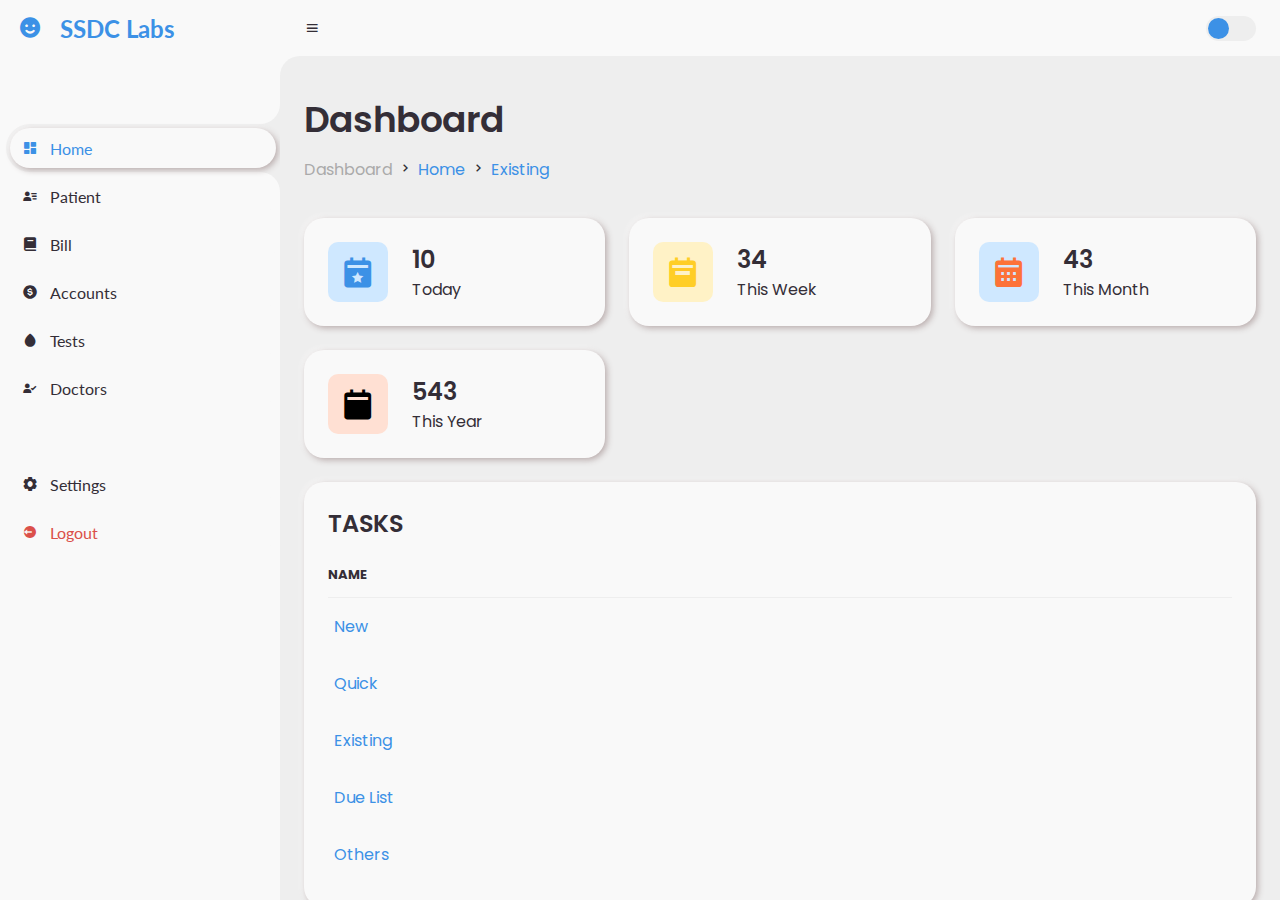
<file: home/sub tasks/3exiisting.html>
<!DOCTYPE html>
<html lang="en">
<head>
	<meta charset="UTF-8">
	<meta name="viewport" content="width=device-width, initial-scale=1.0">

	<!-- Boxicons -->
	<link href='https://unpkg.com/boxicons@2.0.9/css/boxicons.min.css' rel='stylesheet'>
	<!-- My CSS -->
	<link rel="stylesheet" href="../../style.css">

	<title>AdminHub</title>
</head>
<body>


	<!-- SIDEBAR -->
	<section id="sidebar">
		<a href="#" class="brand">
			<i class='bx bxs-smile'></i>
			<div class="text">
				<h4>SSDC Labs</h4>

			</div>
		</a>
		<ul class="side-menu top">
			<li class="active">
				<a href="../../index.html">
					<i class='bx bxs-dashboard' ></i>
					<span class="text">Home</span>
				</a>
			</li>
			<li>
				<a href="../2patient.html">
					<i class='bx bxs-user-detail' ></i>
					<span class="text">Patient</span>
				</a>
			</li>
			<li>
				<a href="../3bill.html">
					<i class='bx bxs-book' ></i>
					<span class="text">Bill</span>
				</a>
			</li>
			<li>
				<a href="../4accounts.html">
					<i class='bx bxs-dollar-circle' ></i>
					<span class="text">Accounts</span>
				</a>
			</li>
			<li>
				<a href="../5tests.html">
					<i class='bx bxs-droplet' ></i>
					<span class="text">Tests</span>
				</a>
			</li>
			<li>
				<a href="../6doctors.html">
					<i class='bx bxs-user-check' ></i>
					<span class="text">Doctors</span>
				</a>
			</li>
		</ul>
		<ul class="side-menu">
			<li>
				<a href="#">
					<i class='bx bxs-cog' ></i>
					<span class="text">Settings</span>
				</a>
			</li>
			<li>
				<a href="#" class="logout">
					<i class='bx bxs-log-out-circle' ></i>
					<span class="text">Logout</span>
				</a>
			</li>
		</ul>
	</section>
	<!-- SIDEBAR -->



	<!-- CONTENT -->
	<div id="content">
		<!-- NAVBAR -->
		<nav>
			<i class='bx bx-menu' ></i>
			<form action="#">
				<div class="form-input">
					<button type="submit" ><i class='bx' ></i></button>
				</div>
			</form>
			<input type="checkbox" id="switch-mode" hidden>
			<label for="switch-mode" class="switch-mode"></label>
		
		</nav>
		<!-- NAVBAR -->

		<!-- MAIN -->
		<main>
			<div class="head-title">
				<div class="left">
					<h1>Dashboard</h1>
					<ul class="breadcrumb">
						<li>
						<a href="#">Dashboard</a>
						</li>
						<li><i class='bx bx-chevron-right' ></i></li>
						<li>
							<a class="active" href="../../index.html">Home</a>
						</li>
						<li><i class='bx bx-chevron-right' ></i></li>
						<li>
							<a class="active" href="3exiisting.html">Existing</a>
						</li>
					</ul>
				</div>
				
			</div>

			<ul class="box-info">
				<li>
					<i class='bx bxs-calendar-star' ></i>
					<div class="text">
						<h3>10</h3>
						<p>Today</p>
					</div>
				</li>
				<li>
					<i class='bx bxs-calendar-week' ></i>
					<div class="text">
						<h3>34</h3>
						<p>This Week</p>
					</div>
				</li>
				<li>
					<i class='bx bxs-calendar' ></i>
					<div class="text">
						<h3>43</h3>
						<p>This Month</p>
					</div>
				</li>

				<li>
					<i class='bx bxs-calendar-alt' ></i>
					<div class="text">
						<h3>543</h3>
						<p>This Year</p>
					</div>
				</li>
			</ul>


			<div class="table-data">
				<div class="order">
					<div class="head">
						<h3>TASKS</h3>
						
					</div>
					<table>
						<thead>
							<tr>
								<th>NAME</th>
							
							</tr>
						</thead>
						<tbody>
							<tr>
								<td>
									<a href="1new.html">New</a>
								</td>
								
							</tr>
							<tr>
								<td>
									<a href="2quick.html">Quick</a>
								</td>
								
							</tr>
							<tr>
								<td>
									<a href="3exiisting.html">Existing</a>
								</td>
								
							</tr>
							<tr>
								<td>
									<a href="4due list.html">Due List</a>
								</td>
								
							</tr>
							<tr>
								<td>
									<a href="#">Others</a>
								</td>
								
							</tr>				
						</tbody>
					</table>
				</div>
				
					
			    
					
				
			</div>
		</main>
		<!-- MAIN -->
	</div>
	<!-- CONTENT -->
	

	<script src="../../script.js"></script>
</body>
</html>
</file>
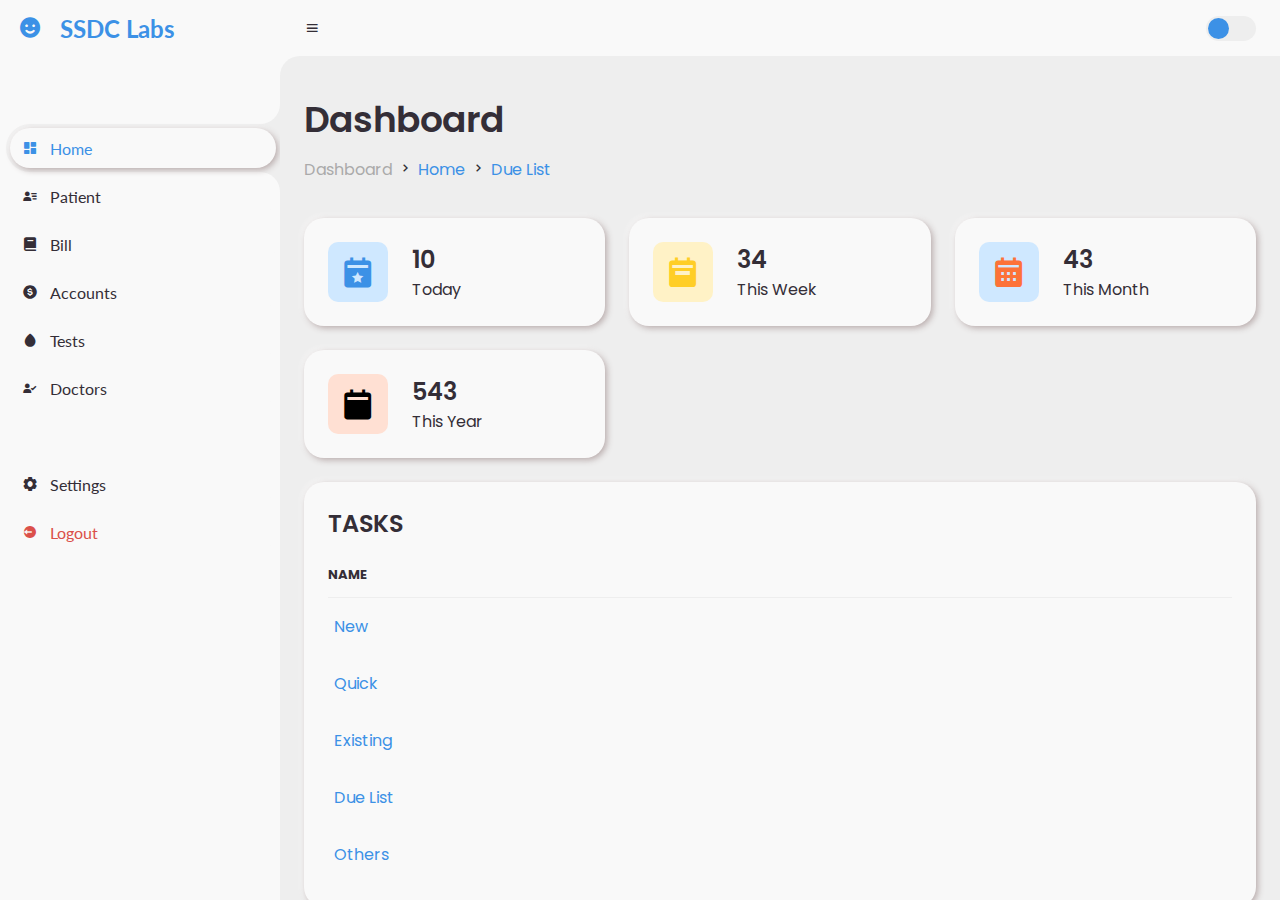
<file: home/sub tasks/4due list.html>
<!DOCTYPE html>
<html lang="en">
<head>
	<meta charset="UTF-8">
	<meta name="viewport" content="width=device-width, initial-scale=1.0">

	<!-- Boxicons -->
	<link href='https://unpkg.com/boxicons@2.0.9/css/boxicons.min.css' rel='stylesheet'>
	<!-- My CSS -->
	<link rel="stylesheet" href="../../style.css">

	<title>AdminHub</title>
</head>
<body>


	<!-- SIDEBAR -->
	<section id="sidebar">
		<a href="#" class="brand">
			<i class='bx bxs-smile'></i>
			<div class="text">
				<h4>SSDC Labs</h4>

			</div>
		</a>
		<ul class="side-menu top">
			<li class="active">
				<a href="../../index.html">
					<i class='bx bxs-dashboard' ></i>
					<span class="text">Home</span>
				</a>
			</li>
			<li>
				<a href="../2patient.html">
					<i class='bx bxs-user-detail' ></i>
					<span class="text">Patient</span>
				</a>
			</li>
			<li>
				<a href="../home/3bill.html">
					<i class='bx bxs-book' ></i>
					<span class="text">Bill</span>
				</a>
			</li>
			<li>
				<a href="../home/4accounts.html">
					<i class='bx bxs-dollar-circle' ></i>
					<span class="text">Accounts</span>
				</a>
			</li>
			<li>
				<a href="../home/5tests.html">
					<i class='bx bxs-droplet' ></i>
					<span class="text">Tests</span>
				</a>
			</li>
			<li>
				<a href="../home/6doctors.html">
					<i class='bx bxs-user-check' ></i>
					<span class="text">Doctors</span>
				</a>
			</li>
		</ul>
		<ul class="side-menu">
			<li>
				<a href="#">
					<i class='bx bxs-cog' ></i>
					<span class="text">Settings</span>
				</a>
			</li>
			<li>
				<a href="#" class="logout">
					<i class='bx bxs-log-out-circle' ></i>
					<span class="text">Logout</span>
				</a>
			</li>
		</ul>
	</section>
	<!-- SIDEBAR -->



	<!-- CONTENT -->
	<div id="content">
		<!-- NAVBAR -->
		<nav>
			<i class='bx bx-menu' ></i>
			<form action="#">
				<div class="form-input">
					<button type="submit" ><i class='bx' ></i></button>
				</div>
			</form>
			<input type="checkbox" id="switch-mode" hidden>
			<label for="switch-mode" class="switch-mode"></label>
		
		</nav>
		<!-- NAVBAR -->

		<!-- MAIN -->
		<main>
			<div class="head-title">
				<div class="left">
					<h1>Dashboard</h1>
					<ul class="breadcrumb">
						<li>
						<a href="#">Dashboard</a>
						</li>
						<li><i class='bx bx-chevron-right'></i></li>
						<li>
							<a class="active" href="../../index.html">Home</a>
						</li>
						<li><i class='bx bx-chevron-right' ></i></li>
						<li>
							<a class="active" href="4due list.html">Due List</a>
						</li>
					</ul>
				</div>
				
			</div>

			<ul class="box-info">
				<li>
					<i class='bx bxs-calendar-star' ></i>
					<div class="text">
						<h3>10</h3>
						<p>Today</p>
					</div>
				</li>
				<li>
					<i class='bx bxs-calendar-week' ></i>
					<div class="text">
						<h3>34</h3>
						<p>This Week</p>
					</div>
				</li>
				<li>
					<i class='bx bxs-calendar' ></i>
					<div class="text">
						<h3>43</h3>
						<p>This Month</p>
					</div>
				</li>

				<li>
					<i class='bx bxs-calendar-alt' ></i>
					<div class="text">
						<h3>543</h3>
						<p>This Year</p>
					</div>
				</li>
			</ul>


			<div class="table-data">
				<div class="order">
					<div class="head">
						<h3>TASKS</h3>
						
					</div>
					<table>
						<thead>
							<tr>
								<th>NAME</th>
							
							</tr>
						</thead>
						<tbody>
							<tr>
								<td>
									<a href="1new.html">New</a>
								</td>
								
							</tr>
							<tr>
								<td>
									<a href="2quick.html">Quick</a>
								</td>
								
							</tr>
							<tr>
								<td>
									<a href="3exiisting.html">Existing</a>
								</td>
								
							</tr>
							<tr>
								<td>
									<a href="4due list.html">Due List</a>
								</td>
								
							</tr>
							<tr>
								<td>
									<a href="#">Others</a>
								</td>
								
							</tr>				
						</tbody>
					</table>
				</div>
				
					
			    
					
				
			</div>
		</main>
		<!-- MAIN -->
	</div>
	<!-- CONTENT -->
	

	<script src="../../script.js"></script>
</body>
</html>
</file>
<file: style.css>
@import url('https://fonts.googleapis.com/css2?family=Lato:wght@400;700&family=Poppins:wght@400;500;600;700&display=swap');

* {
	margin: 0;
	padding: 0;
	box-sizing: border-box;
}

a {
	text-decoration: none;
}

li {
	list-style: none;
}

:root {
	--poppins: 'Poppins', sans-serif;
	--lato: 'Lato', sans-serif;

	--light: #F9F9F9;
	--blue: #3C91E6;
	--light-blue: #CFE8FF;
	--grey: #eee;
	--dark-grey: #AAAAAA;
	--dark: #342E37;
	--red: #DB504A;
	--yellow: #FFCE26;
	--light-yellow: #FFF2C6;
	--orange: #FD7238;
	--light-orange: #FFE0D3;
}

html {
	overflow-x: hidden;
}

body.dark {
	--light: #0C0C1E;
	--grey: #060714;
	--dark: #FBFBFB;
}

body {
	background: var(--grey);
	overflow-x: hidden;
}





/* SIDEBAR */
#sidebar {
	position: fixed;
	top: 0;
	left: 0;
	width: 280px;
	height: 100%;
	background: var(--light);
	z-index: 2000;
	font-family: var(--lato);
	transition: .3s ease;
	overflow-x: hidden;
	scrollbar-width: none;
}

#sidebar.hide {
	width: 60px;
}
#sidebar .brand {
	font-size: 24px;
	font-weight: 700;
	height: 56px;
	display: flex;
	align-items: center;
	color: var(--blue);
	position: sticky;
	top: 0;
	left: 0;
	background: var(--light);
	z-index: 500;
	padding-bottom: 20px;
	box-sizing: content-box;
}
#sidebar .brand .bx {
	min-width: 60px;
	display: flex;
	justify-content: center;
}
#sidebar .side-menu {
	width: 100%;
	margin-top: 48px;
}
#sidebar .side-menu li {
	height: 48px;
	background: transparent;
	margin-left: 6px;
	border-radius: 48px 0 0 48px;
	padding: 4px;
	
}
#sidebar .side-menu li.active {
	background: var(--grey);
	position: relative;
	
}
#sidebar .side-menu li.active::before {
	content: '';
	position: absolute;
	width: 40px;
	height: 40px;
	border-radius: 50%;
	top: -40px;
	right: 0;
	box-shadow: 20px 20px 0 var(--grey);
	z-index: -1;
	
}
#sidebar .side-menu li.active::after {
	content: '';
	position: absolute;
	width: 40px;
	height: 40px;
	border-radius: 50%;
	bottom: -40px;
	right: 0;
	box-shadow: 20px -20px 0 var(--grey);
	z-index: -1;
}
#sidebar .side-menu li a {
	width: 100%;
	height: 100%;
	background: var(--light);
	display: flex;
	align-items: center;
	border-radius: 48px;
	font-size: 16px;
	color: var(--dark);
	white-space: nowrap;
	overflow-x: hidden;
	
}
#sidebar .side-menu.top li.active a {
	color: var(--blue);
	box-shadow: 2px 2px 6px #b6a9a9, -1px -1px 6px #ffffff;

}
#sidebar.hide .side-menu li a {
	width: calc(48px - (4px * 2));
	transition: width .3s ease;
}
#sidebar .side-menu li a.logout {
	color: var(--red);
}
#sidebar .side-menu.top li a:hover {
	color: var(--blue);
}
#sidebar .side-menu li a .bx {
	min-width: calc(60px  - ((4px + 6px) * 2));
	display: flex;
	justify-content: center;
}
/* SIDEBAR */





/* CONTENT */
#content {
	position: relative;
	width: calc(100% - 280px);
	left: 280px;
	transition: .3s ease;
}
#sidebar.hide ~ #content {
	width: calc(100% - 60px);
	left: 60px;
}




/* NAVBAR */
#content nav {
	height: 56px;
	background: var(--light);
	padding: 0 24px;
	display: flex;
	align-items: center;
	grid-gap: 24px;
	font-family: var(--lato);
	position: sticky;
	top: 0;
	left: 0;
	z-index: 1000;
}
#content nav::before {
	content: '';
	position: absolute;
	width: 40px;
	height: 40px;
	bottom: -40px;
	left: 0;
	border-radius: 50%;
	box-shadow: -20px -20px 0 var(--light);
}

#content nav .bx.bx-menu {
	cursor: pointer;
	color: var(--dark);
}



#content nav form .form-input button {
	width: 36px;
	height: 100%;
	display: flex;
	justify-content: center;
	align-items: center;
	background: var(--blue);
	color: var(--light);
	font-size: 18px;
	border: none;
	outline: none;
	border-radius: 0 36px 36px 0;
	cursor: pointer;
}


#content nav .switch-mode {
	display: block;
	margin-left: auto;
	min-width: 50px;
	height: 25px;
	border-radius: 25px;
	background: var(--grey);
	cursor: pointer;
	position: relative;
}
#content nav .switch-mode::before {
	content: '';
	position: absolute;
	top: 2px;
	left: 2px;
	bottom: 2px;
	width: calc(25px - 4px);
	background: var(--blue);
	border-radius: 50%;
	transition: all .3s ease;
}
#content nav #switch-mode:checked + .switch-mode::before {
	left: calc(100% - (25px - 4px) - 2px);
}
/* NAVBAR */





/* MAIN */
#content main {
	width: 100%;
	padding: 36px 24px;
	font-family: var(--poppins);
	max-height: calc(100vh - 56px);
	overflow-y: auto;
}
#content main .head-title {
	display: flex;
	align-items: center;
	justify-content: space-between;
	grid-gap: 16px;
	flex-wrap: wrap;
}
#content main .head-title .left h1 {
	font-size: 36px;
	font-weight: 600;
	margin-bottom: 10px;
	color: var(--dark);
}
#content main .head-title .left .breadcrumb {
	display: flex;
	align-items: center;
	grid-gap: 5px;
}
#content main .head-title .left .breadcrumb li {
	color: var(--dark);
}
#content main .head-title .left .breadcrumb li a {
	color: var(--dark-grey);
	pointer-events: none;
}
#content main .head-title .left .breadcrumb li a.active {
	color: var(--blue);
	pointer-events: unset;
}




#content main .box-info {
	display: grid;
	grid-template-columns: repeat(auto-fit, minmax(240px, 1fr));
	grid-gap: 24px;
	margin-top: 36px;
}
#content main .box-info li {
	padding: 24px;
	background: var(--light);
	border-radius: 20px;
	display: flex;
	align-items: center;
	grid-gap: 24px;
	box-shadow: 2px 2px 6px #b6a9a9, -1px -1px 6px #ffffff;

}
#content main .box-info li .bx {
	width: 60px;
	height: 60px;
	border-radius: 10px;
	font-size: 36px;
	display: flex;
	justify-content: center;
	align-items: center;
	
}
#content main .box-info li:nth-child(1) .bx {
	background: var(--light-blue);
	color: var(--blue);
}
#content main .box-info li:nth-child(2) .bx {
	background: var(--light-yellow);
	color: var(--yellow);
}
#content main .box-info li:nth-child(3) .bx {
	background: var(--light-blue);
	color: var(--orange);
}
#content main .box-info li:nth-child(4) .bx {
	background: var(--light-orange);
	color: var(--black);
}
#content main .box-info li .text h3 {
	font-size: 24px;
	font-weight: 600;
	color: var(--dark);
}
#content main .box-info li .text p {
	color: var(--dark);	
}





#content main .table-data {
	display: flex;
	flex-wrap: wrap;
	grid-gap: 24px;
	margin-top: 24px;
	width: 100%;
	color: var(--dark);	
}

#content main .table-data .order table a {
	color: var(--blue);

}
#content main .table-data > div {
	border-radius: 20px;
	background: var(--light);
	padding: 24px;
	overflow-x: auto;
	box-shadow: 2px 2px 6px #b6a9a9, -1px -1px 6px #ffffff;
}
#content main .table-data .head {
	display: flex;
	align-items: center;
	grid-gap: 16px;
	margin-bottom: 24px;
	
}
#content main .table-data .head h3 {
	margin-right: auto;
	font-size: 24px;
	font-weight: 600;
}



#content main .table-data .order {
	flex-grow: 1;
	flex-basis: 500px;
}

#content main .table-data .order table {
	width: 100%;
	border-collapse: collapse;
}
#content main .table-data .order table th {
	padding-bottom: 12px;
	font-size: 13px;
	text-align: left;
	border-bottom: 1px solid var(--grey);
}
#content main .table-data .order table td {
	padding: 16px 0;
}

#content main .table-data .order table tr td:first-child {
	display: flex;
	align-items: center;
	grid-gap: 12px;
	padding-left: 6px;
}

#content main .table-data .order table tbody tr:hover {
	background: var(--grey);
}



#content main .table-data .box-info {
	flex-grow: 1;
	flex-basis: 0px;
	
}




/* MAIN */
/* CONTENT */









@media screen and (max-width: 768px) {
	#sidebar {
		width: 200px;
	}

	#content {
		width: calc(100% - 60px);
		left: 200px;
	}

	#content nav .nav-link {
		display: none;
	}
}






@media screen and (max-width: 576px) {
	#content nav form .form-input input {
		display: none;
	}

	#content nav form .form-input button {
		width: auto;
		height: auto;
		background: transparent;
		color: var(--dark);
	}

	#content nav form.show .form-input input {
		display: block;
		width: 100%;
	}
	#content nav form.show .form-input button {
		width: 36px;
		height: 100%;
		border-radius: 0 36px 36px 0;
		color: var(--light);
		background: var(--red);
	}

	#content nav form.show ~ .notification,
	#content nav form.show ~ .profile {
		display: none;
	}

	#content main .box-info {
		grid-template-columns: 1fr;
	}

	#content main .table-data .head {
		min-width: 420px;
	}
	#content main .table-data .order table {
		min-width: 420px;
	}

}
</file>
<file: .github/workflows/style.css>
@import url('https://fonts.googleapis.com/css2?family=Lato:wght@400;700&family=Poppins:wght@400;500;600;700&display=swap');

* {
	margin: 0;
	padding: 0;
	box-sizing: border-box;
}

a {
	text-decoration: none;
}

li {
	list-style: none;
}

:root {
	--poppins: 'Poppins', sans-serif;
	--lato: 'Lato', sans-serif;

	--light: #F9F9F9;
	--blue: #3C91E6;
	--light-blue: #CFE8FF;
	--grey: #eee;
	--dark-grey: #AAAAAA;
	--dark: #342E37;
	--red: #DB504A;
	--yellow: #FFCE26;
	--light-yellow: #FFF2C6;
	--orange: #FD7238;
	--light-orange: #FFE0D3;
}

html {
	overflow-x: hidden;
}

body.dark {
	--light: #0C0C1E;
	--grey: #060714;
	--dark: #FBFBFB;
}

body {
	background: var(--grey);
	overflow-x: hidden;
}





/* SIDEBAR */
#sidebar {
	position: fixed;
	top: 0;
	left: 0;
	width: 280px;
	height: 100%;
	background: var(--light);
	z-index: 2000;
	font-family: var(--lato);
	transition: .3s ease;
	overflow-x: hidden;
	scrollbar-width: none;
}

#sidebar.hide {
	width: 60px;
}
#sidebar .brand {
	font-size: 24px;
	font-weight: 700;
	height: 56px;
	display: flex;
	align-items: center;
	color: var(--blue);
	position: sticky;
	top: 0;
	left: 0;
	background: var(--light);
	z-index: 500;
	padding-bottom: 20px;
	box-sizing: content-box;
}
#sidebar .brand .bx {
	min-width: 60px;
	display: flex;
	justify-content: center;
}
#sidebar .side-menu {
	width: 100%;
	margin-top: 48px;
}
#sidebar .side-menu li {
	height: 48px;
	background: transparent;
	margin-left: 6px;
	border-radius: 48px 0 0 48px;
	padding: 4px;
	
}
#sidebar .side-menu li.active {
	background: var(--grey);
	position: relative;
	
}
#sidebar .side-menu li.active::before {
	content: '';
	position: absolute;
	width: 40px;
	height: 40px;
	border-radius: 50%;
	top: -40px;
	right: 0;
	box-shadow: 20px 20px 0 var(--grey);
	z-index: -1;
	
}
#sidebar .side-menu li.active::after {
	content: '';
	position: absolute;
	width: 40px;
	height: 40px;
	border-radius: 50%;
	bottom: -40px;
	right: 0;
	box-shadow: 20px -20px 0 var(--grey);
	z-index: -1;
}
#sidebar .side-menu li a {
	width: 100%;
	height: 100%;
	background: var(--light);
	display: flex;
	align-items: center;
	border-radius: 48px;
	font-size: 16px;
	color: var(--dark);
	white-space: nowrap;
	overflow-x: hidden;
	
}
#sidebar .side-menu.top li.active a {
	color: var(--blue);
	box-shadow: 2px 2px 6px #b6a9a9, -1px -1px 6px #ffffff;

}
#sidebar.hide .side-menu li a {
	width: calc(48px - (4px * 2));
	transition: width .3s ease;
}
#sidebar .side-menu li a.logout {
	color: var(--red);
}
#sidebar .side-menu.top li a:hover {
	color: var(--blue);
}
#sidebar .side-menu li a .bx {
	min-width: calc(60px  - ((4px + 6px) * 2));
	display: flex;
	justify-content: center;
}
/* SIDEBAR */





/* CONTENT */
#content {
	position: relative;
	width: calc(100% - 280px);
	left: 280px;
	transition: .3s ease;
}
#sidebar.hide ~ #content {
	width: calc(100% - 60px);
	left: 60px;
}




/* NAVBAR */
#content nav {
	height: 56px;
	background: var(--light);
	padding: 0 24px;
	display: flex;
	align-items: center;
	grid-gap: 24px;
	font-family: var(--lato);
	position: sticky;
	top: 0;
	left: 0;
	z-index: 1000;
}
#content nav::before {
	content: '';
	position: absolute;
	width: 40px;
	height: 40px;
	bottom: -40px;
	left: 0;
	border-radius: 50%;
	box-shadow: -20px -20px 0 var(--light);
}

#content nav .bx.bx-menu {
	cursor: pointer;
	color: var(--dark);
}



#content nav form .form-input button {
	width: 36px;
	height: 100%;
	display: flex;
	justify-content: center;
	align-items: center;
	background: var(--blue);
	color: var(--light);
	font-size: 18px;
	border: none;
	outline: none;
	border-radius: 0 36px 36px 0;
	cursor: pointer;
}


#content nav .switch-mode {
	display: block;
	margin-left: auto;
	min-width: 50px;
	height: 25px;
	border-radius: 25px;
	background: var(--grey);
	cursor: pointer;
	position: relative;
}
#content nav .switch-mode::before {
	content: '';
	position: absolute;
	top: 2px;
	left: 2px;
	bottom: 2px;
	width: calc(25px - 4px);
	background: var(--blue);
	border-radius: 50%;
	transition: all .3s ease;
}
#content nav #switch-mode:checked + .switch-mode::before {
	left: calc(100% - (25px - 4px) - 2px);
}
/* NAVBAR */





/* MAIN */
#content main {
	width: 100%;
	padding: 36px 24px;
	font-family: var(--poppins);
	max-height: calc(100vh - 56px);
	overflow-y: auto;
}
#content main .head-title {
	display: flex;
	align-items: center;
	justify-content: space-between;
	grid-gap: 16px;
	flex-wrap: wrap;
}
#content main .head-title .left h1 {
	font-size: 36px;
	font-weight: 600;
	margin-bottom: 10px;
	color: var(--dark);
}
#content main .head-title .left .breadcrumb {
	display: flex;
	align-items: center;
	grid-gap: 5px;
}
#content main .head-title .left .breadcrumb li {
	color: var(--dark);
}
#content main .head-title .left .breadcrumb li a {
	color: var(--dark-grey);
	pointer-events: none;
}
#content main .head-title .left .breadcrumb li a.active {
	color: var(--blue);
	pointer-events: unset;
}




#content main .box-info {
	display: grid;
	grid-template-columns: repeat(auto-fit, minmax(240px, 1fr));
	grid-gap: 24px;
	margin-top: 36px;
}
#content main .box-info li {
	padding: 24px;
	background: var(--light);
	border-radius: 20px;
	display: flex;
	align-items: center;
	grid-gap: 24px;
	box-shadow: 2px 2px 6px #b6a9a9, -1px -1px 6px #ffffff;

}
#content main .box-info li .bx {
	width: 60px;
	height: 60px;
	border-radius: 10px;
	font-size: 36px;
	display: flex;
	justify-content: center;
	align-items: center;
	
}
#content main .box-info li:nth-child(1) .bx {
	background: var(--light-blue);
	color: var(--blue);
}
#content main .box-info li:nth-child(2) .bx {
	background: var(--light-yellow);
	color: var(--yellow);
}
#content main .box-info li:nth-child(3) .bx {
	background: var(--light-blue);
	color: var(--orange);
}
#content main .box-info li:nth-child(4) .bx {
	background: var(--light-orange);
	color: var(--black);
}
#content main .box-info li .text h3 {
	font-size: 24px;
	font-weight: 600;
	color: var(--dark);
}
#content main .box-info li .text p {
	color: var(--dark);	
}





#content main .table-data {
	display: flex;
	flex-wrap: wrap;
	grid-gap: 24px;
	margin-top: 24px;
	width: 100%;
	color: var(--dark);	
}

#content main .table-data .order table a {
	color: var(--blue);

}
#content main .table-data > div {
	border-radius: 20px;
	background: var(--light);
	padding: 24px;
	overflow-x: auto;
	box-shadow: 2px 2px 6px #b6a9a9, -1px -1px 6px #ffffff;
}
#content main .table-data .head {
	display: flex;
	align-items: center;
	grid-gap: 16px;
	margin-bottom: 24px;
	
}
#content main .table-data .head h3 {
	margin-right: auto;
	font-size: 24px;
	font-weight: 600;
}



#content main .table-data .order {
	flex-grow: 1;
	flex-basis: 500px;
}

#content main .table-data .order table {
	width: 100%;
	border-collapse: collapse;
}
#content main .table-data .order table th {
	padding-bottom: 12px;
	font-size: 13px;
	text-align: left;
	border-bottom: 1px solid var(--grey);
}
#content main .table-data .order table td {
	padding: 16px 0;
}

#content main .table-data .order table tr td:first-child {
	display: flex;
	align-items: center;
	grid-gap: 12px;
	padding-left: 6px;
}

#content main .table-data .order table tbody tr:hover {
	background: var(--grey);
}



#content main .table-data .box-info {
	flex-grow: 1;
	flex-basis: 0px;
	
}




/* MAIN */
/* CONTENT */









@media screen and (max-width: 768px) {
	#sidebar {
		width: 200px;
	}

	#content {
		width: calc(100% - 60px);
		left: 200px;
	}

	#content nav .nav-link {
		display: none;
	}
}






@media screen and (max-width: 576px) {
	#content nav form .form-input input {
		display: none;
	}

	#content nav form .form-input button {
		width: auto;
		height: auto;
		background: transparent;
		color: var(--dark);
	}

	#content nav form.show .form-input input {
		display: block;
		width: 100%;
	}
	#content nav form.show .form-input button {
		width: 36px;
		height: 100%;
		border-radius: 0 36px 36px 0;
		color: var(--light);
		background: var(--red);
	}

	#content nav form.show ~ .notification,
	#content nav form.show ~ .profile {
		display: none;
	}

	#content main .box-info {
		grid-template-columns: 1fr;
	}

	#content main .table-data .head {
		min-width: 420px;
	}
	#content main .table-data .order table {
		min-width: 420px;
	}

}
</file>
<file: home/sub tasks/newstyle.css>
@import url('https://fonts.googleapis.com/css2?family=Lato:wght@400;700&family=Poppins:wght@400;500;600;700&display=swap');

* {
	margin: 0;
	padding: 0;
	box-sizing: border-box;
}

a {
	text-decoration: none;
}

li {
	list-style: none;
}

:root {
	--poppins: 'Poppins', sans-serif;
	--lato: 'Lato', sans-serif;

	--light: #F9F9F9;
	--blue: #3C91E6;
	--light-blue: #CFE8FF;
	--grey: #eee;
	--dark-grey: #AAAAAA;
	--dark: #342E37;
	--red: #DB504A;
	--yellow: #FFCE26;
	--light-yellow: #FFF2C6;
	--orange: #FD7238;
	--light-orange: #FFE0D3;
}

html {
	overflow-x: hidden;
}

body.dark {
	--light: #0C0C1E;
	--grey: #060714;
	--dark: #FBFBFB;
}

body {
	background: var(--grey);
	overflow-x: hidden;
}





/* SIDEBAR */
#sidebar {
	position: fixed;
	top: 0;
	left: 0;
	width: 280px;
	height: 100%;
	background: var(--light);
	z-index: 2000;
	font-family: var(--lato);
	transition: .3s ease;
	overflow-x: hidden;
	scrollbar-width: none;
}

#sidebar.hide {
	width: 60px;
}
#sidebar .brand {
	font-size: 24px;
	font-weight: 700;
	height: 56px;
	display: flex;
	align-items: center;
	color: var(--blue);
	position: sticky;
	top: 0;
	left: 0;
	background: var(--light);
	z-index: 500;
	padding-bottom: 20px;
	box-sizing: content-box;
}
#sidebar .brand .bx {
	min-width: 60px;
	display: flex;
	justify-content: center;
}
#sidebar .side-menu {
	width: 100%;
	margin-top: 48px;
}
#sidebar .side-menu li {
	height: 48px;
	background: transparent;
	margin-left: 6px;
	border-radius: 48px 0 0 48px;
	padding: 4px;
	
}
#sidebar .side-menu li.active {
	background: var(--grey);
	position: relative;
	
}
#sidebar .side-menu li.active::before {
	content: '';
	position: absolute;
	width: 40px;
	height: 40px;
	border-radius: 50%;
	top: -40px;
	right: 0;
	box-shadow: 20px 20px 0 var(--grey);
	z-index: -1;
	
}
#sidebar .side-menu li.active::after {
	content: '';
	position: absolute;
	width: 40px;
	height: 40px;
	border-radius: 50%;
	bottom: -40px;
	right: 0;
	box-shadow: 20px -20px 0 var(--grey);
	z-index: -1;
}
#sidebar .side-menu li a {
	width: 100%;
	height: 100%;
	background: var(--light);
	display: flex;
	align-items: center;
	border-radius: 48px;
	font-size: 16px;
	color: var(--dark);
	white-space: nowrap;
	overflow-x: hidden;
	
}
#sidebar .side-menu.top li.active a {
	color: var(--blue);
	box-shadow: 2px 2px 6px #b6a9a9, -1px -1px 6px #ffffff;

}
#sidebar.hide .side-menu li a {
	width: calc(48px - (4px * 2));
	transition: width .3s ease;
}
#sidebar .side-menu li a.logout {
	color: var(--red);
}
#sidebar .side-menu.top li a:hover {
	color: var(--blue);
}
#sidebar .side-menu li a .bx {
	min-width: calc(60px  - ((4px + 6px) * 2));
	display: flex;
	justify-content: center;
}
/* SIDEBAR */





/* CONTENT */
#content {
	position: relative;
	width: calc(100% - 280px);
	left: 280px;
	transition: .3s ease;
}
#sidebar.hide ~ #content {
	width: calc(100% - 60px);
	left: 60px;
}




/* NAVBAR */
#content nav {
	height: 56px;
	background: var(--light);
	padding: 0 24px;
	display: flex;
	align-items: center;
	grid-gap: 24px;
	font-family: var(--lato);
	position: sticky;
	top: 0;
	left: 0;
	z-index: 1000;
}
#content nav::before {
	content: '';
	position: absolute;
	width: 40px;
	height: 40px;
	bottom: -40px;
	left: 0;
	border-radius: 50%;
	box-shadow: -20px -20px 0 var(--light);
}

#content nav .bx.bx-menu {
	cursor: pointer;
	color: var(--dark);
}



#content nav form .form-input button {
	width: 36px;
	height: 100%;
	display: flex;
	justify-content: center;
	align-items: center;
	background: var(--blue);
	color: var(--light);
	font-size: 18px;
	border: none;
	outline: none;
	border-radius: 0 36px 36px 0;
	cursor: pointer;
}


#content nav .switch-mode {
	display: block;
	min-width: 50px;
	height: 25px;
	border-radius: 25px;
	background: var(--grey);
	cursor: pointer;
	position: relative;
}
#content nav .switch-mode::before {
	content: '';
	position: absolute;
	top: 2px;
	left: 2px;
	bottom: 2px;
	width: calc(25px - 4px);
	background: var(--blue);
	border-radius: 50%;
	transition: all .3s ease;
}
#content nav #switch-mode:checked + .switch-mode::before {
	left: calc(100% - (25px - 4px) - 2px);
}
/* NAVBAR */





/* MAIN */
#content main {
	width: 100%;
	padding: 36px 24px;
	font-family: var(--poppins);
	max-height: calc(100vh - 56px);
	overflow-y: auto;
}
#content main .head-title {
	display: flex;
	align-items: center;
	justify-content: space-between;
	grid-gap: 16px;
	flex-wrap: wrap;
}
#content main .head-title .left h1 {
	font-size: 36px;
	font-weight: 600;
	margin-bottom: 10px;
	color: var(--dark);
}
#content main .head-title .left .breadcrumb {
	display: flex;
	align-items: center;
	grid-gap: 5px;
}
#content main .head-title .left .breadcrumb li {
	color: var(--dark);
}
#content main .head-title .left .breadcrumb li a {
	color: var(--dark-grey);
	pointer-events: none;
}
#content main .head-title .left .breadcrumb li a.active {
	color: var(--blue);
	pointer-events: unset;
}








#content main .table-data {
	display: flex;
	flex-wrap: wrap;
	grid-gap: 24px;
	margin-top: 24px;
	width: 100%;
	color: var(--dark);	
}

#content main .table-data > div {
	border-radius: 20px;
	background: var(--light);
	padding: 24px;
	overflow-x: auto;
	box-shadow: 2px 2px 6px #b6a9a9, -1px -1px 6px #ffffff;
}






#content main .table-data .order {
	flex-grow: 1;
	flex-basis: 500px;
}






/* MAIN */
/* CONTENT */









@media screen and (max-width: 768px) {
	#sidebar {
		width: 200px;
	}

	#content {
		width: calc(100% - 60px);
		left: 200px;
	}

	#content nav .nav-link {
		display: none;
	}
}






@media screen and (max-width: 576px) {
	#content nav form .form-input input {
		display: none;
	}

	#content nav form .form-input button {
		width: auto;
		height: auto;
		background: transparent;
		color: var(--dark);
	}

	#content nav form.show .form-input input {
		display: block;
		width: 100%;
	}
	#content nav form.show .form-input button {
		width: 36px;
		height: 100%;
		border-radius: 0 36px 36px 0;
		color: var(--light);
		background: var(--red);
	}

	#content nav form.show ~ .notification,
	#content nav form.show ~ .profile {
		display: none;
	}

	#content main .box-info {
		grid-template-columns: 1fr;
	}

	#content main .table-data .head {
		min-width: 420px;
	}
	#content main .table-data .order table {
		min-width: 420px;
	}

}

.col-lg-4 .col-sm-6{
    position: relative;
    width: 100%;
    padding-right: 15px;
    padding-left: 15px;
}
</file>
